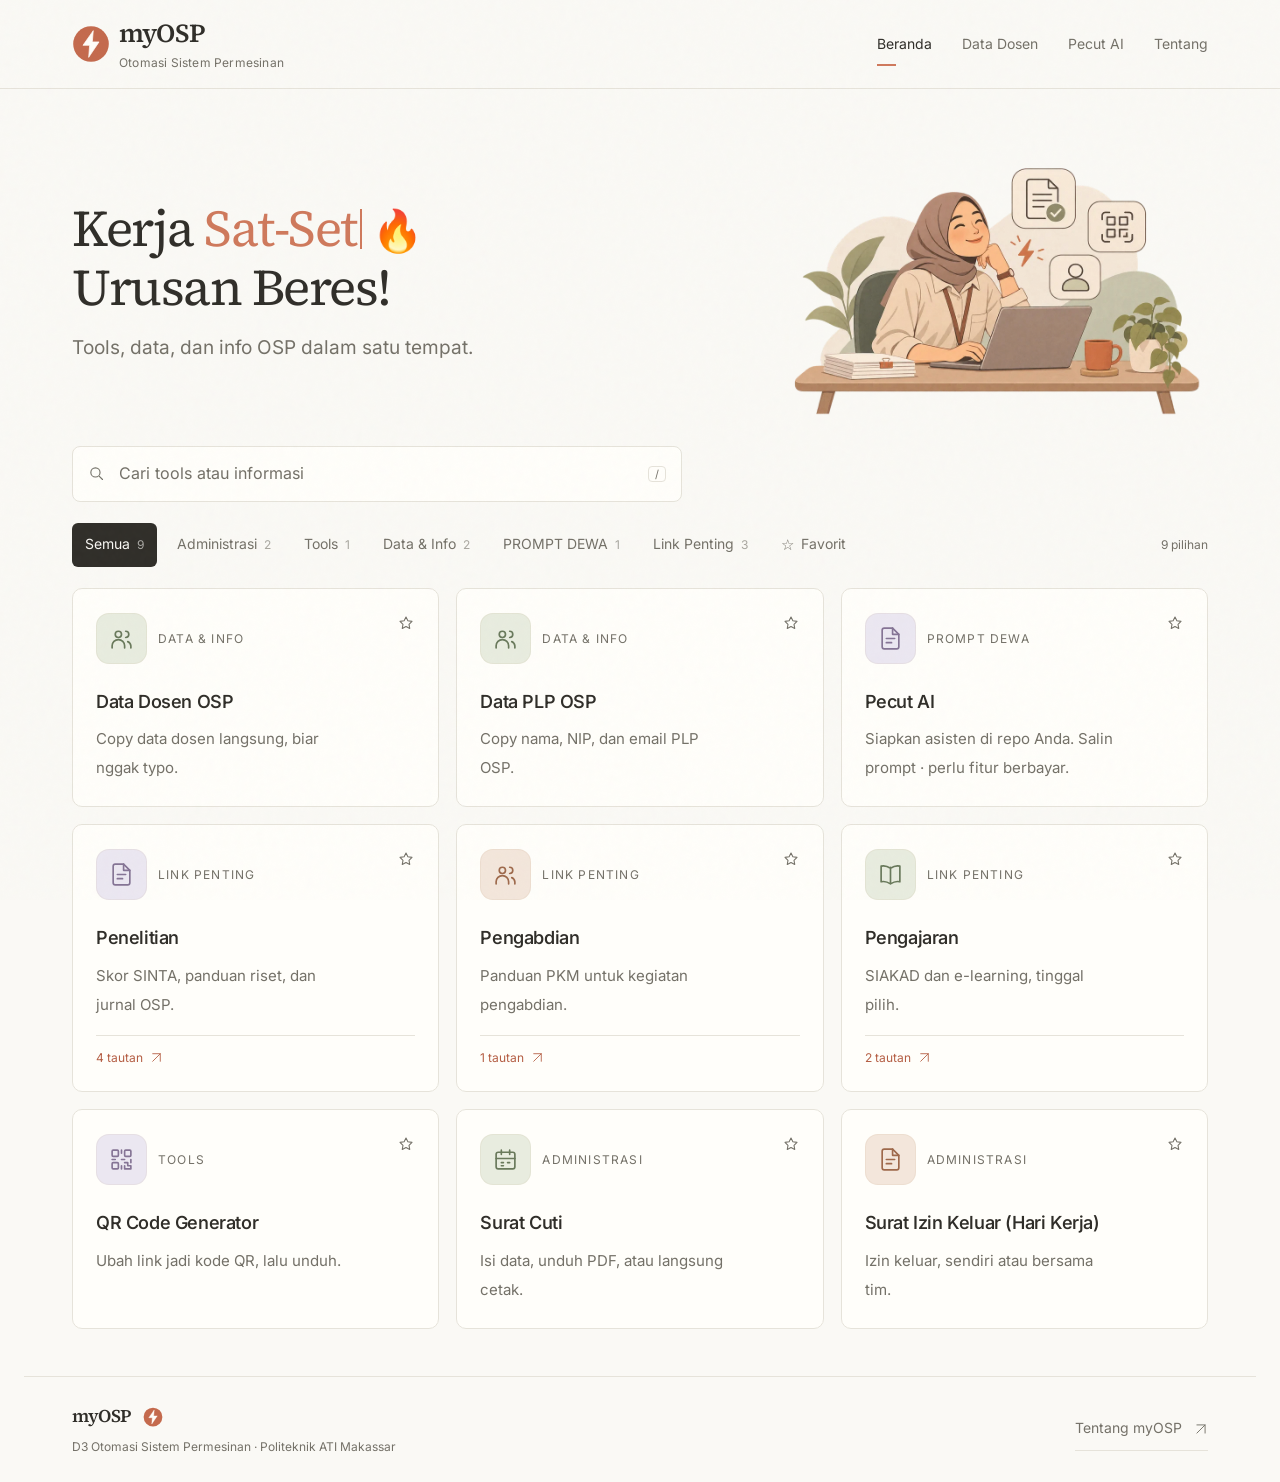
<file: index.html>
<!doctype html>
<html lang="id">
<head>
  <meta charset="utf-8">
  <meta name="viewport" content="width=device-width, initial-scale=1">
  <meta name="theme-color" content="#faf9f5">
  <meta name="description" content="myOSP — tools dan informasi untuk dosen dan tenaga kependidikan D3 Otomasi Sistem Permesinan, Politeknik ATI Makassar.">
  <title>myOSP — Kerja Sat Set</title>
  <link rel="icon" href="assets/myosp-icon.svg" type="image/svg+xml">
  <link rel="preload" href="assets/fonts/inter-normal.woff2" as="font" type="font/woff2" crossorigin>
  <link rel="stylesheet" href="styles.css?v=20261118-link-groups">
  <script src="app.js?v=pecut-ai-url" defer></script>
  <script src="header.js" defer></script>
</head>
<body>
  <a class="skip" href="#tools">Langsung ke daftar pilihan</a>
  <header class="header">
    <div class="wrap nav">
      <a class="brand" href="#" aria-label="myOSP, beranda"><img class="brand-mark" src="assets/myosp-icon.svg" alt="" width="38" height="38"><span><span class="brand-name"><b>my</b>OSP</span><span class="brand-label">Otomasi Sistem Permesinan</span></span></a>
      <nav aria-label="Navigasi utama"><a class="nav-active" href="#tools">Beranda</a><a class="nav-shortcut" href="dosen.html">Data Dosen</a><a class="nav-shortcut" href="pecut-ai.html">Pecut AI</a><button class="nav-about" data-about>Tentang</button></nav>
    </div>
  </header>
  <main class="wrap">
    <section class="tools-section" id="tools" aria-labelledby="tools-title">
      <div class="section-heading home-heading">
        <div class="home-heading-copy"><h1 id="tools-title" aria-label="Kerja Sat-Set, Urusan Beres!"><span class="heading-line">Kerja <span class="typing-word" aria-hidden="true"><span class="typing-text" data-typewriter>Sat-Set</span></span> <span class="heading-fire" aria-hidden="true">🔥</span></span><span class="heading-line">Urusan Beres!</span></h1><p class="home-intro">Tools, data, dan info OSP dalam satu tempat.</p></div>
        <div class="home-illustration" aria-hidden="true"><img src="assets/hero-kerja.webp" width="960" height="640" alt="" decoding="async"></div>
      </div>
      <div class="search-row"><div class="search-box"><span id="search-icon" aria-hidden="true"></span><label class="sr-only" for="tool-search">Cari tools atau informasi</label><input id="tool-search" type="search" placeholder="Cari tools atau informasi" autocomplete="off" aria-controls="tool-grid"><kbd aria-hidden="true">/</kbd></div></div>
      <div class="filter-row"><div class="filters" role="group" aria-label="Filter kategori"><button data-filter="all" aria-pressed="true">Semua <span>9</span></button><button data-filter="administrasi" aria-pressed="false">Administrasi <span>2</span></button><button data-filter="utilitas" aria-pressed="false">Tools <span>1</span></button><button data-filter="informasi" aria-pressed="false">Data &amp; Info <span>2</span></button><button data-filter="prompt" aria-pressed="false">PROMPT DEWA <span>1</span></button><button data-filter="tautan" aria-pressed="false">Link Penting <span>3</span></button><button data-filter="favorites" aria-pressed="false"><span class="filter-star" aria-hidden="true">☆</span> Favorit</button></div><span class="result-count" id="result-count" aria-live="polite">9 pilihan</span></div>
      <div class="tool-grid" id="tool-grid"></div>
      <div class="empty-state" id="empty-state" hidden><span aria-hidden="true">⌕</span><h3>Belum ketemu nih.</h3><p>Coba kata kunci atau kategori lain.</p><button class="text-button" id="reset-filters">Tampilkan semua <span aria-hidden="true">↗</span></button></div>
    </section>
  </main>
  <footer class="wrap footer"><div><a class="footer-brand" href="#">myOSP <img class="footer-mark" src="assets/myosp-icon.svg" alt=""></a><p>D3 Otomasi Sistem Permesinan · Politeknik ATI Makassar</p></div><div class="footer-right"><button class="text-button" data-about>Tentang myOSP <span aria-hidden="true">↗</span></button></div></footer>
  <dialog id="detail-dialog" aria-labelledby="dialog-title"><div class="dialog-content"><div class="dialog-top"><span class="small-label" id="dialog-label"></span><button class="icon-button close-button" id="close-dialog" aria-label="Tutup dialog">×</button></div><div class="dialog-icon" id="dialog-icon" aria-hidden="true"></div><h2 id="dialog-title"></h2><p id="dialog-description"></p><div class="dialog-note" id="dialog-note"></div><div class="dialog-links" id="dialog-links" hidden aria-label="Daftar tautan"></div><button class="primary-button" id="dialog-done">Tutup <span aria-hidden="true">↗</span></button></div></dialog>
  <div class="toast" id="toast" role="status"></div>
  <noscript><div class="noscript">Aktifkan JavaScript untuk menampilkan daftar dan pencarian. Surat Izin Keluar (Hari Kerja) tersedia di surat-izin.html. Surat Cuti tersedia di surat-cuti.html. QR Code Generator tersedia di qr-generator.html dan Data Dosen OSP di dosen.html dan Data PLP OSP di plp.html. Pecut AI tersedia di <a href="pecut-ai.html">halaman Pecut AI</a>. Link pengajaran: <a href="https://siakad.atim.ac.id/" target="_blank" rel="noopener noreferrer">SIAKAD ATI Makassar</a> dan <a href="https://edlink.id/panel" target="_blank" rel="noopener noreferrer">EdLink</a>.</div></noscript>
</body>
</html>
</file>
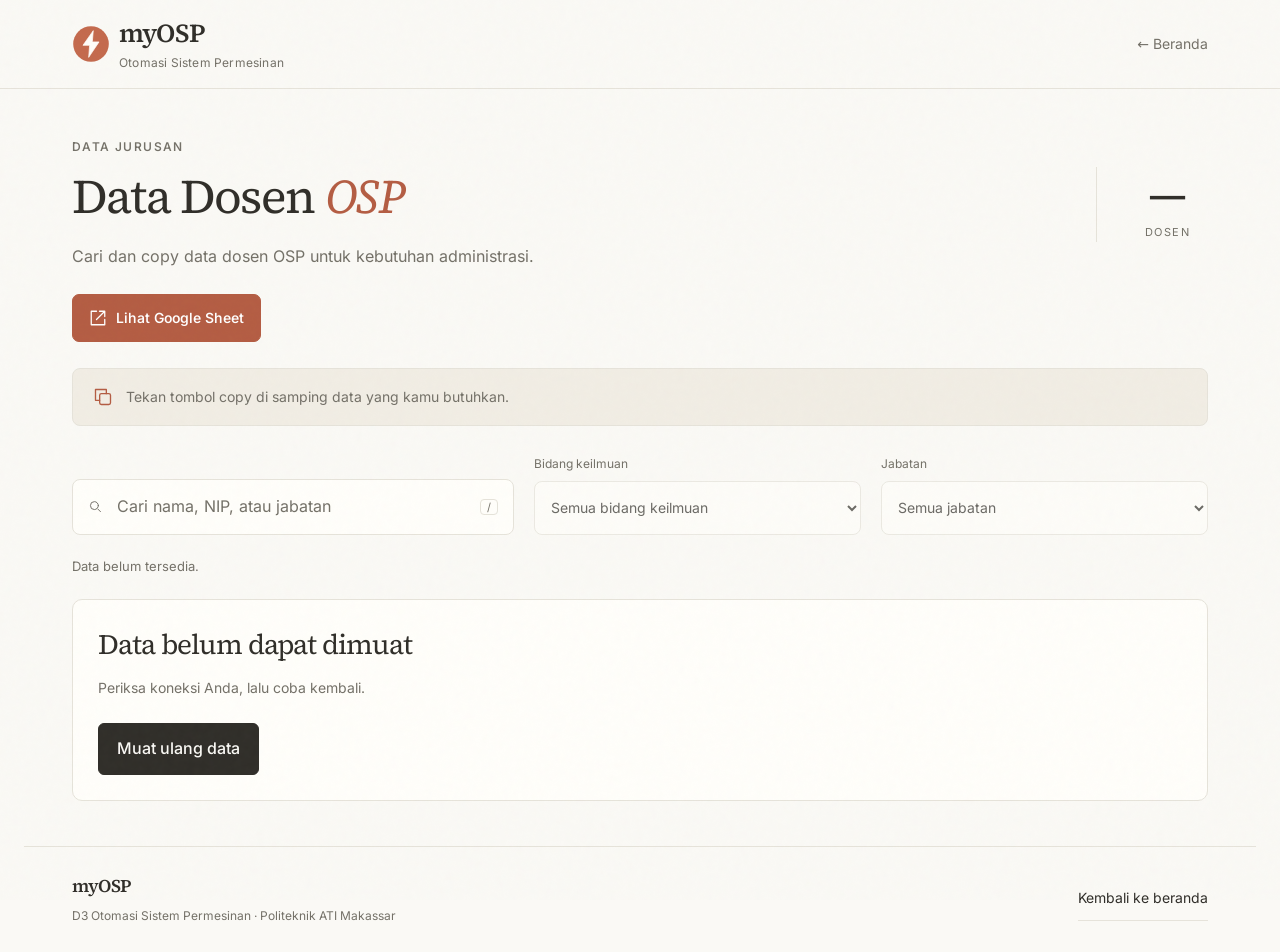
<file: dosen.html>
<!doctype html>
<html lang="id">
<head>
  <meta charset="utf-8"><meta name="viewport" content="width=device-width, initial-scale=1">
  <meta name="theme-color" content="#faf9f5">
  <meta name="description" content="Daftar 17 dosen OSP Politeknik ATI Makassar. Salin nama dan gelar, NIP, NIDN, bidang keilmuan, atau email secara terpisah.">
  <title>Data Dosen OSP — myOSP</title>
  <link rel="icon" href="assets/myosp-icon.svg" type="image/svg+xml">
  <link rel="stylesheet" href="styles.css"><link rel="stylesheet" href="dosen.css?v=filter-jabatan">
  <script src="directory-csv.js?v=jabatan" defer></script><script src="directory-data.js" defer></script><script src="dosen.js?v=filter-jabatan" defer></script>
  <script src="header.js" defer></script>
</head>
<body>
  <a class="skip" href="#lecturer-search">Langsung ke pencarian dosen</a>
  <header class="header"><div class="wrap nav"><a class="brand" href="./" aria-label="myOSP, beranda"><img class="brand-mark" src="assets/myosp-icon.svg" alt="" width="38" height="38"><span><span class="brand-name"><b>my</b>OSP</span><span class="brand-label">Otomasi Sistem Permesinan</span></span></a><nav aria-label="Navigasi utama"><a href="./#tools">← Beranda</a></nav></div></header>
  <main class="wrap directory">
    <section class="directory-heading" aria-labelledby="directory-title"><div><p class="eyebrow section-index">DATA JURUSAN</p><h1 id="directory-title">Data Dosen <em>OSP</em></h1><p class="directory-intro">Cari dan copy data dosen OSP untuk kebutuhan administrasi.</p></div><div class="directory-total"><strong>—</strong><span>DOSEN</span></div></section>
    <a class="directory-export" href="https://docs.google.com/spreadsheets/d/1xPKoXWWDf1-V5UIeSUHNoILsIqFcR7qO4G9fYiCzOao/edit?usp=drivesdk" target="_blank" rel="noopener noreferrer"><svg viewBox="0 0 24 24" aria-hidden="true"><path d="M14 3h7v7m0-7L10 14M10 3H3v18h18v-7"/></svg>Lihat Google Sheet</a>
    <div class="copy-instruction"><svg viewBox="0 0 24 24" aria-hidden="true"><rect x="8" y="8" width="13" height="13" rx="2"/><path d="M16 8V3H3v13h5"/></svg><p>Tekan tombol copy di samping data yang kamu butuhkan.</p></div>
    <section class="position-stats" id="position-stats" aria-labelledby="position-stats-title" hidden>
      <h2 id="position-stats-title">Jumlah dosen per jabatan</h2>
      <dl>
        <div><dt>Guru Besar</dt><dd data-position-count="Guru Besar">—</dd></div>
        <div><dt>Lektor Kepala</dt><dd data-position-count="Lektor Kepala">—</dd></div>
        <div><dt>Lektor</dt><dd data-position-count="Lektor">—</dd></div>
        <div><dt>Asisten Ahli</dt><dd data-position-count="Asisten Ahli">—</dd></div>
      </dl>
    </section>
    <section class="directory-controls with-position-filter" aria-label="Pencarian dan filter dosen"><div class="search-box"><svg viewBox="0 0 24 24" aria-hidden="true"><circle cx="10.5" cy="10.5" r="6.5"/><path d="m16 16 4.5 4.5"/></svg><label class="sr-only" for="lecturer-search">Cari nama, NIP, NIDN, jabatan, bidang keilmuan, atau email</label><input id="lecturer-search" type="search" placeholder="Cari nama, NIP, atau jabatan" autocomplete="off" aria-controls="lecturer-grid" disabled><kbd aria-hidden="true">/</kbd></div><div class="expertise-filter"><label for="expertise-filter">Bidang keilmuan</label><select id="expertise-filter" aria-controls="lecturer-grid" disabled><option value="">Semua bidang keilmuan</option></select></div>
      <div class="expertise-filter"><label for="position-filter">Jabatan</label><select id="position-filter" aria-controls="lecturer-grid" disabled>
        <option value="">Semua jabatan</option>
        <option value="Guru Besar">Guru Besar</option>
        <option value="Lektor Kepala">Lektor Kepala</option>
        <option value="Lektor">Lektor</option>
        <option value="Asisten Ahli">Asisten Ahli</option>
      </select></div>
    </section>
    <div class="directory-meta"><p id="lecturer-count" role="status">Memuat data dosen…</p><button id="reset-directory" class="text-button" type="button" hidden>Hapus pencarian dan filter</button></div>
    <section id="lecturer-grid" class="lecturer-grid" aria-label="Daftar dosen" aria-busy="true"></section>
    <section class="empty-state" id="no-lecturers" hidden><h2>Data dosen nggak ketemu</h2><p>Coba kata kunci atau bidang lain.</p><button class="text-button" id="show-all" type="button">Lihat semua dosen</button></section>
    <section class="directory-error" id="directory-error" role="alert" hidden><h2>Data belum dapat dimuat</h2><p>Periksa koneksi Anda, lalu coba kembali.</p><button id="retry-load" type="button" class="primary-button">Muat ulang data</button></section>
  </main>
  <footer class="wrap footer"><div><a class="footer-brand" href="./">myOSP</a><p>D3 Otomasi Sistem Permesinan · Politeknik ATI Makassar</p></div><a class="text-button" href="./#tools">Kembali ke beranda</a></footer>
  <dialog id="manual-copy" aria-labelledby="manual-copy-title"><div class="dialog-content"><div class="dialog-top"><h2 id="manual-copy-title">Salin data</h2><button class="icon-button close-button" id="close-manual" aria-label="Tutup dialog">×</button></div><p>Penyalinan otomatis tidak tersedia. Pilih teks berikut, lalu gunakan menu Salin atau Ctrl/Cmd+C.</p><label id="manual-copy-label" for="manual-copy-value"></label><textarea id="manual-copy-value" rows="3" readonly></textarea><button id="select-manual" class="primary-button" type="button">Pilih teks</button></div></dialog>
  <div id="directory-toast" class="toast" role="status"></div>
  <noscript><p class="noscript">Aktifkan JavaScript untuk menampilkan dan menyalin data dosen. <a href="https://docs.google.com/spreadsheets/d/1xPKoXWWDf1-V5UIeSUHNoILsIqFcR7qO4G9fYiCzOao/edit?usp=drivesdk">Lihat Google Sheet</a>.</p></noscript>
</body>
</html>
</file>
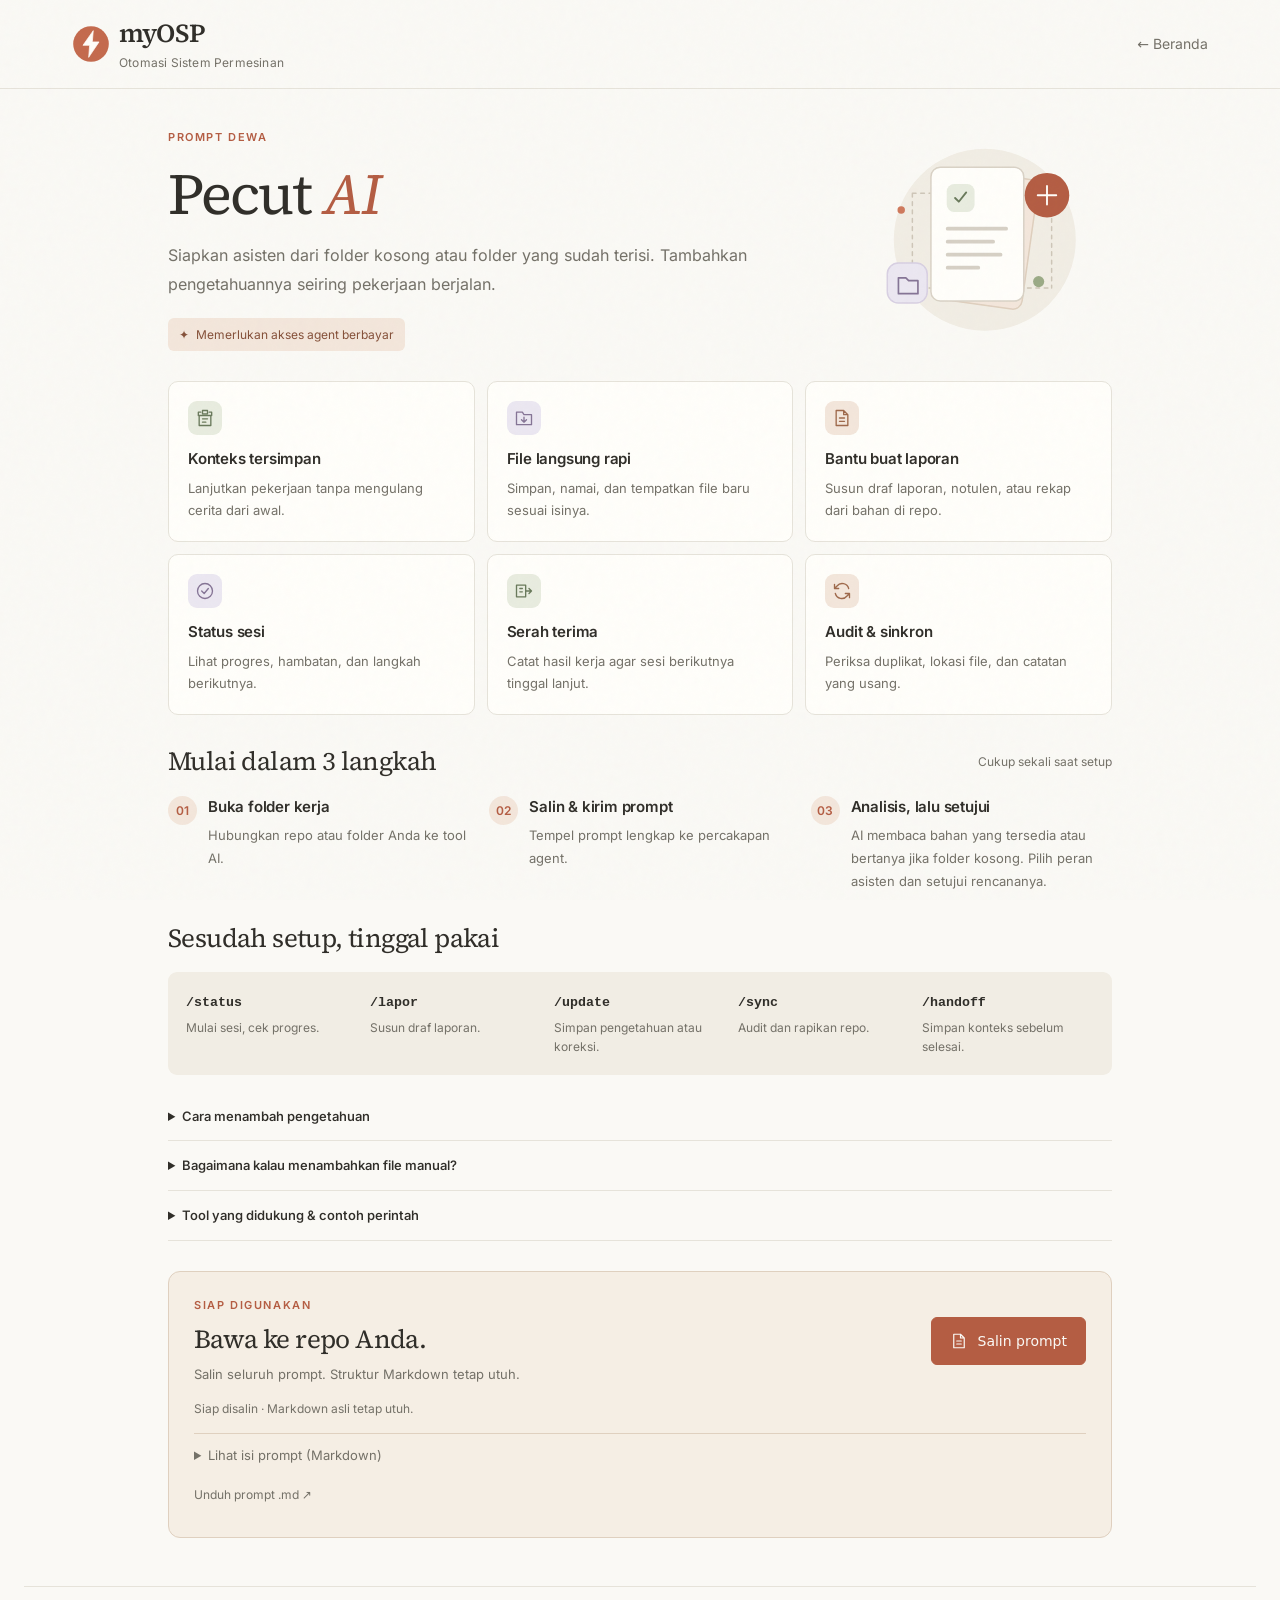
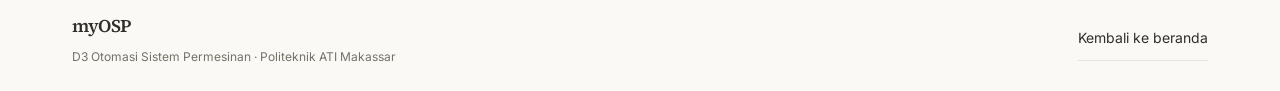
<file: pecut-ai.html>
<!doctype html>
<html lang="id">
<head>
  <meta charset="utf-8">
  <meta name="viewport" content="width=device-width, initial-scale=1">
  <meta name="theme-color" content="#faf9f5">
  <meta name="description" content="Siapkan asisten repo: simpan konteks, rapikan file, dan bantu susun laporan. Salin prompt Pecut AI di myOSP.">
  <title>Pecut AI — myOSP</title>
  <link rel="icon" href="assets/myosp-icon.svg" type="image/svg+xml">
  <link rel="stylesheet" href="styles.css">
  <link rel="stylesheet" href="prompt-repo.css?v=4">
  <script src="prompt-repo.js?v=4" defer></script>
  <script src="header.js" defer></script>
</head>
<body>
  <a class="skip" href="#copy-prompt">Langsung ke salin prompt</a>
  <header class="header"><div class="wrap nav"><a class="brand" href="./" aria-label="myOSP, beranda"><img class="brand-mark" src="assets/myosp-icon.svg" alt="" width="38" height="38"><span><span class="brand-name"><b>my</b>OSP</span><span class="brand-label">Otomasi Sistem Permesinan</span></span></a><nav aria-label="Navigasi utama"><a href="./#tools">← Beranda</a></nav></div></header>
  <main class="wrap prompt-page">
    <section class="prompt-hero" aria-labelledby="prompt-title">
      <div><p class="prompt-eyebrow">PROMPT DEWA</p><h1 id="prompt-title">Pecut <em>AI</em></h1><p class="prompt-intro">Siapkan asisten dari folder kosong atau folder yang sudah terisi. Tambahkan pengetahuannya seiring pekerjaan berjalan.</p><span class="paid-badge"><span aria-hidden="true">✦</span> Memerlukan akses agent berbayar</span></div>
      <svg class="repo-art" viewBox="0 0 280 230" fill="none" aria-hidden="true">
<circle cx="143" cy="115" r="98" fill="#f1ede4"/><path d="M65 65h40m75 0h35M65 167h40m75 0h35M65 65v102m150-102v102" stroke="#cec6b8" stroke-dasharray="4 5"/>
<rect x="96" y="44" width="96" height="141" rx="10" fill="#f3e6db" stroke="#dfcfbe" transform="rotate(8 144 115)"/>
<rect x="85" y="37" width="100" height="144" rx="10" fill="#fffefa" stroke="#d9d2c6"/>
<rect x="102" y="55" width="30" height="30" rx="8" fill="#e8ecdf"/>
<path d="m111 70 4 4 8-10" stroke="#69795b" stroke-width="2" stroke-linecap="round" stroke-linejoin="round"/>
<path d="M103 103h63m-63 14h49m-49 14h57m-57 14h33" stroke="#d6d0c5" stroke-width="4" stroke-linecap="round"/>
<rect x="38" y="140" width="43" height="43" rx="12" fill="#ebe7f1" stroke="#d8d0e2"/>
<path d="M50 156h8l3 3h10v14H50z" stroke="#857495" stroke-width="1.8" stroke-linejoin="round"/>
<circle cx="210" cy="67" r="24" fill="#b45d43"/>
<path d="M200 67h20m-10-10v20" stroke="#fffefa" stroke-width="2" stroke-linecap="round"/>
<circle cx="201" cy="160" r="6" fill="#9baa86"/><circle cx="53" cy="83" r="4" fill="#cf795c"/>
</svg>
    </section>
    <section class="prompt-features" aria-label="Fungsi asisten repo">
        <article class="feature-card"><span class="feature-icon"><svg viewBox="0 0 24 24" aria-hidden="true"><path d="M9 3h6v4H9zM5 9h14v12H5zM9 13h6M9 17h4"/><path d="M7 5H4v4m13-4h3v4"/></svg></span><h3>Konteks tersimpan</h3><p>Lanjutkan pekerjaan tanpa mengulang cerita dari awal.</p></article>
        <article class="feature-card"><span class="feature-icon"><svg viewBox="0 0 24 24" aria-hidden="true"><path d="M3 7V5h7l2 3h9v12H3z"/><path d="M12 11v6m-3-3 3 3 3-3"/></svg></span><h3>File langsung rapi</h3><p>Simpan, namai, dan tempatkan file baru sesuai isinya.</p></article>
        <article class="feature-card"><span class="feature-icon"><svg viewBox="0 0 24 24" aria-hidden="true"><path d="M14 3H5v18h14V8zM14 3v5h5M9 12h6M9 16h6"/></svg></span><h3>Bantu buat laporan</h3><p>Susun draf laporan, notulen, atau rekap dari bahan di repo.</p></article>
        <article class="feature-card"><span class="feature-icon"><svg viewBox="0 0 24 24" aria-hidden="true"><circle cx="12" cy="12" r="9"/><path d="m8 12 3 3 5-6"/></svg></span><h3>Status sesi</h3><p>Lihat progres, hambatan, dan langkah berikutnya.</p></article>
        <article class="feature-card"><span class="feature-icon"><svg viewBox="0 0 24 24" aria-hidden="true"><path d="M3 5h11v14H3zM7 9h3M7 13h3m5-1h6m-3-3 3 3-3 3"/></svg></span><h3>Serah terima</h3><p>Catat hasil kerja agar sesi berikutnya tinggal lanjut.</p></article>
        <article class="feature-card"><span class="feature-icon"><svg viewBox="0 0 24 24" aria-hidden="true"><path d="M20 9a8 8 0 0 0-14-3L3 9m0-5v5h5m-4 6a8 8 0 0 0 14 3l3-3m0 5v-5h-5"/></svg></span><h3>Audit & sinkron</h3><p>Periksa duplikat, lokasi file, dan catatan yang usang.</p></article>
    </section>
    <section class="setup-section" aria-labelledby="setup-title">
      <div class="section-caption"><h2 id="setup-title">Mulai dalam 3 langkah</h2><span>Cukup sekali saat setup</span></div>
      <ol class="setup-steps">
        <li><span class="step-number" aria-hidden="true">01</span><div><h3>Buka folder kerja</h3><p>Hubungkan repo atau folder Anda ke tool AI.</p></div></li>
        <li><span class="step-number" aria-hidden="true">02</span><div><h3>Salin & kirim prompt</h3><p>Tempel prompt lengkap ke percakapan agent.</p></div></li>
        <li><span class="step-number" aria-hidden="true">03</span><div><h3>Analisis, lalu setujui</h3><p>AI membaca bahan yang tersedia atau bertanya jika folder kosong. Pilih peran asisten dan setujui rencananya.</p></div></li>
      </ol>
    </section>
    <section class="daily-section" aria-labelledby="daily-title">
      <h2 id="daily-title">Sesudah setup, tinggal pakai</h2>
      <dl class="command-list">
        <div><dt><code>/status</code></dt><dd>Mulai sesi, cek progres.</dd></div>
        <div><dt><code>/lapor</code></dt><dd>Susun draf laporan.</dd></div>
        <div><dt><code>/update</code></dt><dd>Simpan pengetahuan atau koreksi.</dd></div>
        <div><dt><code>/sync</code></dt><dd>Audit dan rapikan repo.</dd></div>
        <div><dt><code>/handoff</code></dt><dd>Simpan konteks sebelum selesai.</dd></div>
      </dl>
      <details class="guide-detail"><summary>Cara menambah pengetahuan</summary><div class="detail-body"><p>Ketik <code>/update</code> disertai arahan, koreksi, atau dokumen baru. Contoh: <q>/update Mulai semester ini, pakai template laporan terbaru di folder referensi.</q></p><p>Asisten mencatat sumber dan tanggalnya agar bisa dipakai di sesi berikutnya.</p></div></details>
      <details class="guide-detail"><summary>Bagaimana kalau menambahkan file manual?</summary><div class="detail-body"><p>File yang diberikan ke agent diproses lewat <strong>Auto-Ingest</strong>: disimpan, dianalisis, diberi nama, lalu ditempatkan di folder yang sesuai.</p><p>File yang dimasukkan lewat File Explorer diperiksa pada <strong>awal sesi berikutnya</strong>. Jika sesi sedang terbuka, beri tahu agent path file-nya. Gunakan <code>/sync</code> untuk audit menyeluruh; perubahan dilakukan setelah Anda menyetujui usulannya.</p><p>Agent bekerja saat sesi aktif, bukan memantau folder ketika sesi ditutup.</p></div></details>
      <details class="guide-detail"><summary>Tool yang didukung & contoh perintah</summary><div class="detail-body"><p>Prompt disiapkan untuk <strong>Claude Code</strong> dan <strong>Codex</strong>. Untuk Antigravity, sesuaikan file aturan dan cara menjalankan agent.</p><p>Jika slash command tidak tersedia, tulis: <q>Jalankan prosedur /status di AGENTS.md</q> (Codex), atau rujuk <code>CLAUDE.md</code> (Claude Code).</p><p>Contoh laporan: <q>Buat laporan pengabdian semester ini berdasarkan dokumen di repo.</q> Sebutkan periode dan template, lalu periksa hasilnya sebelum dipakai.</p></div></details>
    </section>
    <section class="prompt-content" aria-labelledby="content-title" aria-busy="true" id="prompt-content">
      <div class="prompt-actions"><div><p class="prompt-eyebrow">SIAP DIGUNAKAN</p><h2 id="content-title">Bawa ke repo Anda.</h2><p>Salin seluruh prompt. Struktur Markdown tetap utuh.</p></div><button class="primary-button" id="copy-prompt" type="button" disabled><svg viewBox="0 0 24 24" aria-hidden="true"><path d="M14 3H5v18h14V8zM14 3v5h5M9 12h6M9 16h6"/></svg><span>Salin prompt</span></button></div>
      <p id="prompt-status" role="status" aria-live="polite">Memuat prompt…</p>
      <div class="prompt-error" id="prompt-error" role="alert" hidden><p>Prompt belum dapat dimuat.</p><button class="text-button" id="retry-prompt" type="button">Muat ulang prompt</button></div>
      <details class="prompt-preview" id="prompt-preview"><summary>Lihat isi prompt (Markdown)</summary><label class="sr-only" for="prompt-text">Isi prompt dalam Markdown asli</label><textarea id="prompt-text" readonly spellcheck="false" rows="16" aria-describedby="prompt-status"></textarea></details>
      <a class="prompt-download" href="assets/prompts/asisten-repo-starter-kit.md" download>Unduh prompt .md ↗</a>
    </section>
  </main>
  <footer class="wrap footer"><div><a class="footer-brand" href="./">myOSP</a><p>D3 Otomasi Sistem Permesinan · Politeknik ATI Makassar</p></div><a class="text-button" href="./#tools">Kembali ke beranda</a></footer>
  <noscript><p class="noscript">Untuk menyalin prompt, <a href="assets/prompts/asisten-repo-starter-kit.md">buka file Markdown</a>.</p></noscript>
</body>
</html>
</file>
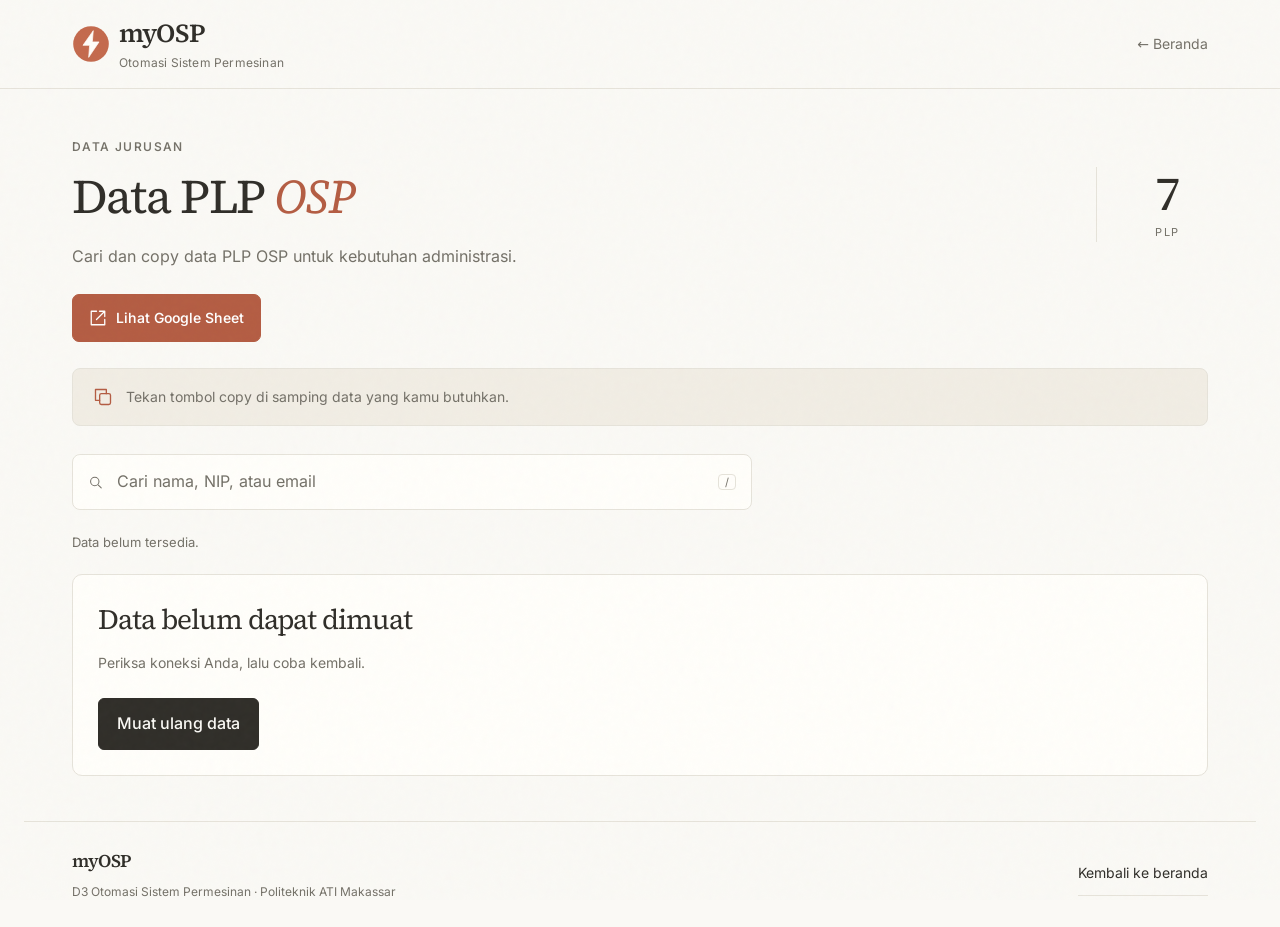
<file: plp.html>
<!doctype html>
<html lang="id">
<head>
  <meta charset="utf-8"><meta name="viewport" content="width=device-width, initial-scale=1">
  <meta name="theme-color" content="#faf9f5">
  <meta name="description" content="Data PLP OSP Politeknik ATI Makassar. Copy nama dan gelar, NIP, atau email secara terpisah.">
  <title>Data PLP OSP — myOSP</title>
  <link rel="icon" href="assets/myosp-icon.svg" type="image/svg+xml">
  <link rel="stylesheet" href="styles.css"><link rel="stylesheet" href="dosen.css">
  <script src="directory-csv.js" defer></script><script src="directory-data.js" defer></script><script src="dosen.js" defer></script>
  <script src="header.js" defer></script>
</head>
<body data-directory="plp">
  <a class="skip" href="#lecturer-search">Langsung ke pencarian PLP</a>
  <header class="header"><div class="wrap nav"><a class="brand" href="./" aria-label="myOSP, beranda"><img class="brand-mark" src="assets/myosp-icon.svg" alt="" width="38" height="38"><span><span class="brand-name"><b>my</b>OSP</span><span class="brand-label">Otomasi Sistem Permesinan</span></span></a><nav aria-label="Navigasi utama"><a href="./#tools">← Beranda</a></nav></div></header>
  <main class="wrap directory">
    <section class="directory-heading" aria-labelledby="directory-title"><div><p class="eyebrow section-index">DATA JURUSAN</p><h1 id="directory-title">Data PLP <em>OSP</em></h1><p class="directory-intro">Cari dan copy data PLP OSP untuk kebutuhan administrasi.</p></div><div class="directory-total"><strong>7</strong><span>PLP</span></div></section>
    <a class="directory-export" href="https://docs.google.com/spreadsheets/d/1Fhh7UDPheFI1BNmN2jg-C7L8zukCTIDX4KuovVm_ToY/edit?usp=drivesdk" target="_blank" rel="noopener noreferrer"><svg viewBox="0 0 24 24" aria-hidden="true"><path d="M14 3h7v7m0-7L10 14M10 3H3v18h18v-7"/></svg>Lihat Google Sheet</a>
    <div class="copy-instruction"><svg viewBox="0 0 24 24" aria-hidden="true"><rect x="8" y="8" width="13" height="13" rx="2"/><path d="M16 8V3H3v13h5"/></svg><p>Tekan tombol copy di samping data yang kamu butuhkan.</p></div>
    <section class="directory-controls single-filter" aria-label="Pencarian PLP"><div class="search-box"><svg viewBox="0 0 24 24" aria-hidden="true"><circle cx="10.5" cy="10.5" r="6.5"/><path d="m16 16 4.5 4.5"/></svg><label class="sr-only" for="lecturer-search">Cari nama, NIP, atau email</label><input id="lecturer-search" type="search" placeholder="Cari nama, NIP, atau email" autocomplete="off" aria-controls="lecturer-grid" disabled><kbd aria-hidden="true">/</kbd></div></section>
    <div class="directory-meta"><p id="lecturer-count" role="status">Memuat data PLP…</p><button id="reset-directory" class="text-button" type="button" hidden>Hapus pencarian</button></div>
    <section id="lecturer-grid" class="lecturer-grid" aria-label="Daftar PLP" aria-busy="true"></section>
    <section class="empty-state" id="no-lecturers" hidden><h2>Data PLP nggak ketemu</h2><p>Coba kata kunci lain.</p><button class="text-button" id="show-all" type="button">Lihat semua PLP</button></section>
    <section class="directory-error" id="directory-error" role="alert" hidden><h2>Data belum dapat dimuat</h2><p>Periksa koneksi Anda, lalu coba kembali.</p><button id="retry-load" type="button" class="primary-button">Muat ulang data</button></section>
  </main>
  <footer class="wrap footer"><div><a class="footer-brand" href="./">myOSP</a><p>D3 Otomasi Sistem Permesinan · Politeknik ATI Makassar</p></div><a class="text-button" href="./#tools">Kembali ke beranda</a></footer>
  <dialog id="manual-copy" aria-labelledby="manual-copy-title"><div class="dialog-content"><div class="dialog-top"><h2 id="manual-copy-title">Salin data</h2><button class="icon-button close-button" id="close-manual" aria-label="Tutup dialog">×</button></div><p>Penyalinan otomatis tidak tersedia. Pilih teks berikut, lalu gunakan menu Salin atau Ctrl/Cmd+C.</p><label id="manual-copy-label" for="manual-copy-value"></label><textarea id="manual-copy-value" rows="3" readonly></textarea><button id="select-manual" class="primary-button" type="button">Pilih teks</button></div></dialog>
  <div id="directory-toast" class="toast" role="status"></div>
  <noscript><p class="noscript">Aktifkan JavaScript untuk menampilkan dan menyalin data PLP. <a href="https://docs.google.com/spreadsheets/d/1Fhh7UDPheFI1BNmN2jg-C7L8zukCTIDX4KuovVm_ToY/edit?usp=drivesdk">Lihat Google Sheet</a>.</p></noscript>
</body>
</html>
</file>
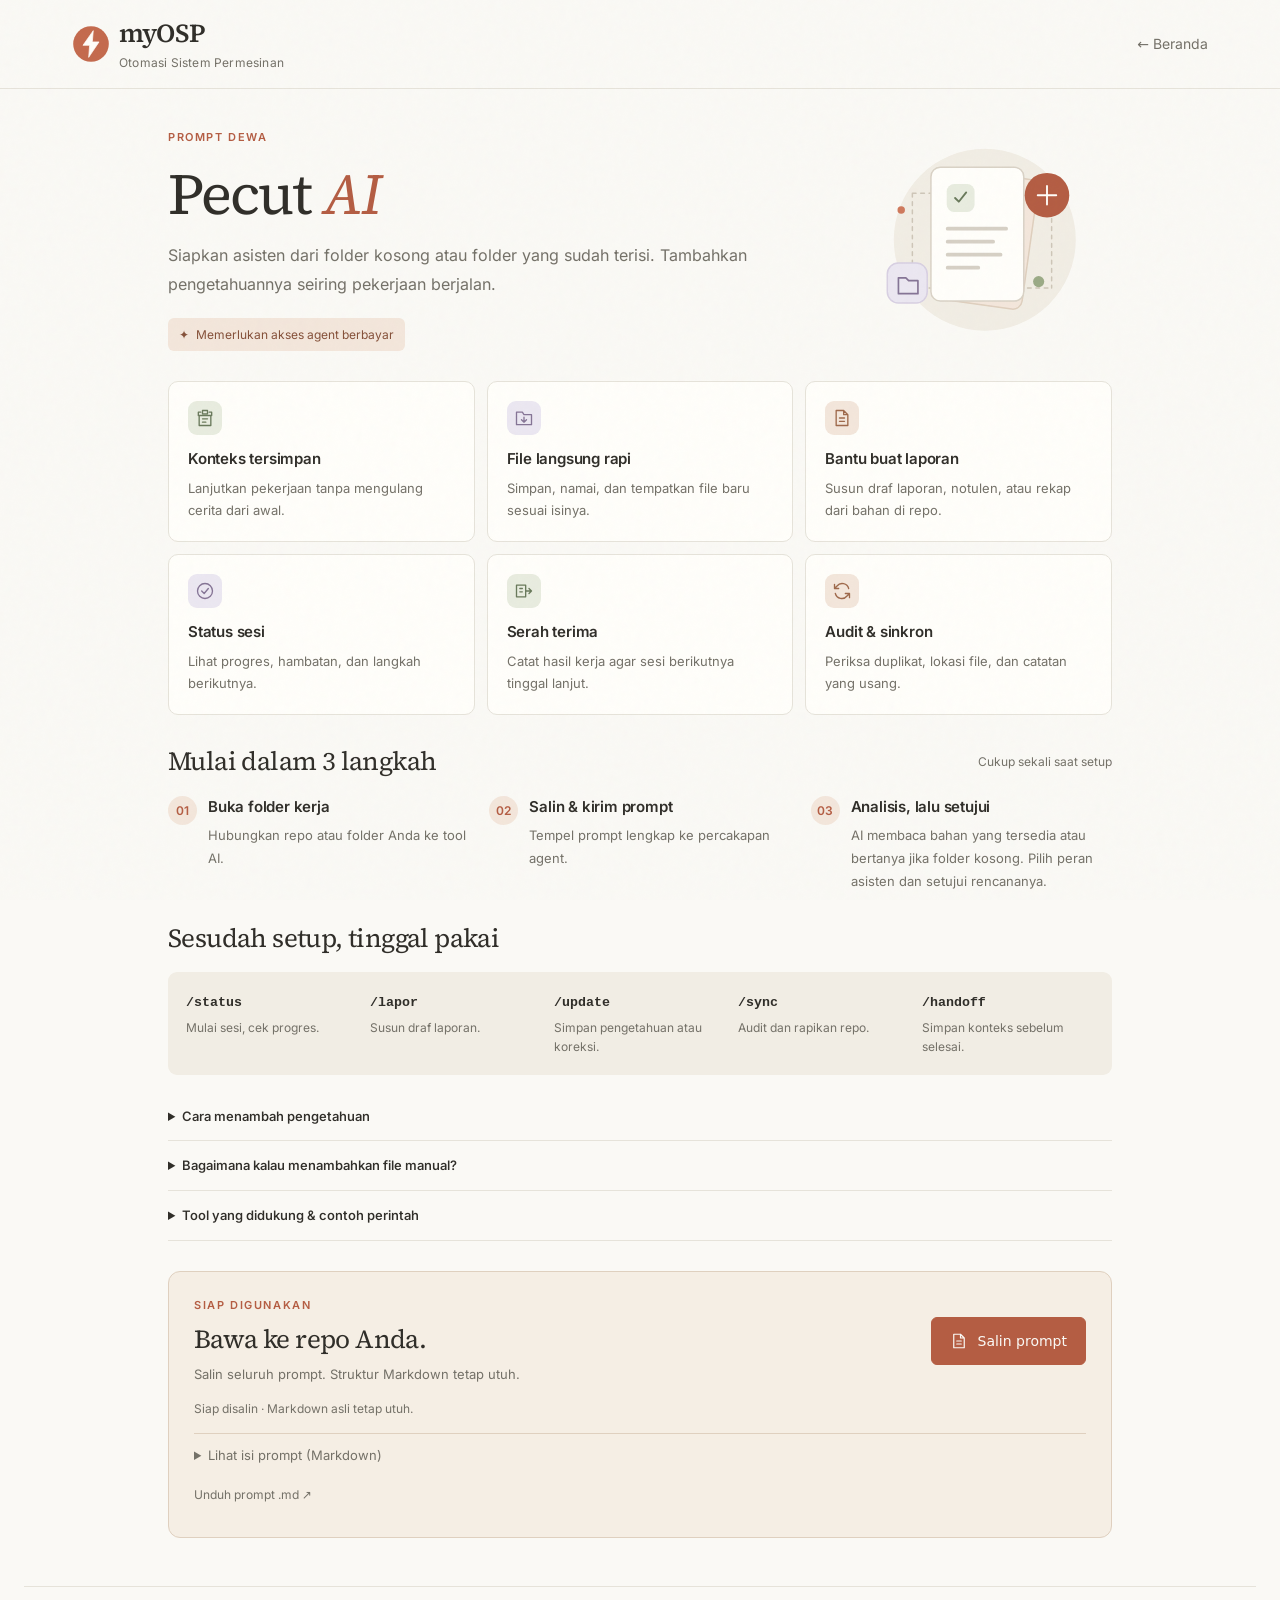
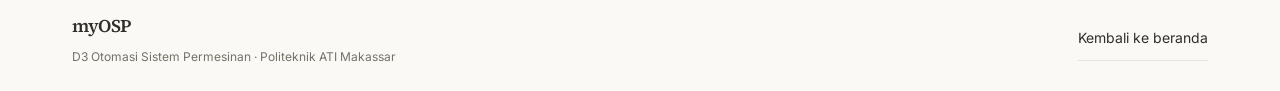
<file: prompt-repo.html>
<!doctype html>
<html lang="id">
<head>
  <meta charset="utf-8">
  <meta name="viewport" content="width=device-width, initial-scale=1">
  <title>Pecut AI — myOSP</title>
  <link rel="canonical" href="https://myosp.github.io/pecut-ai.html">
  <meta http-equiv="refresh" content="0; url=pecut-ai.html">
</head>
<body>
  <p>Pecut AI pindah ke alamat baru. <a href="pecut-ai.html">Buka Pecut AI</a>.</p>
</body>
</html>
</file>
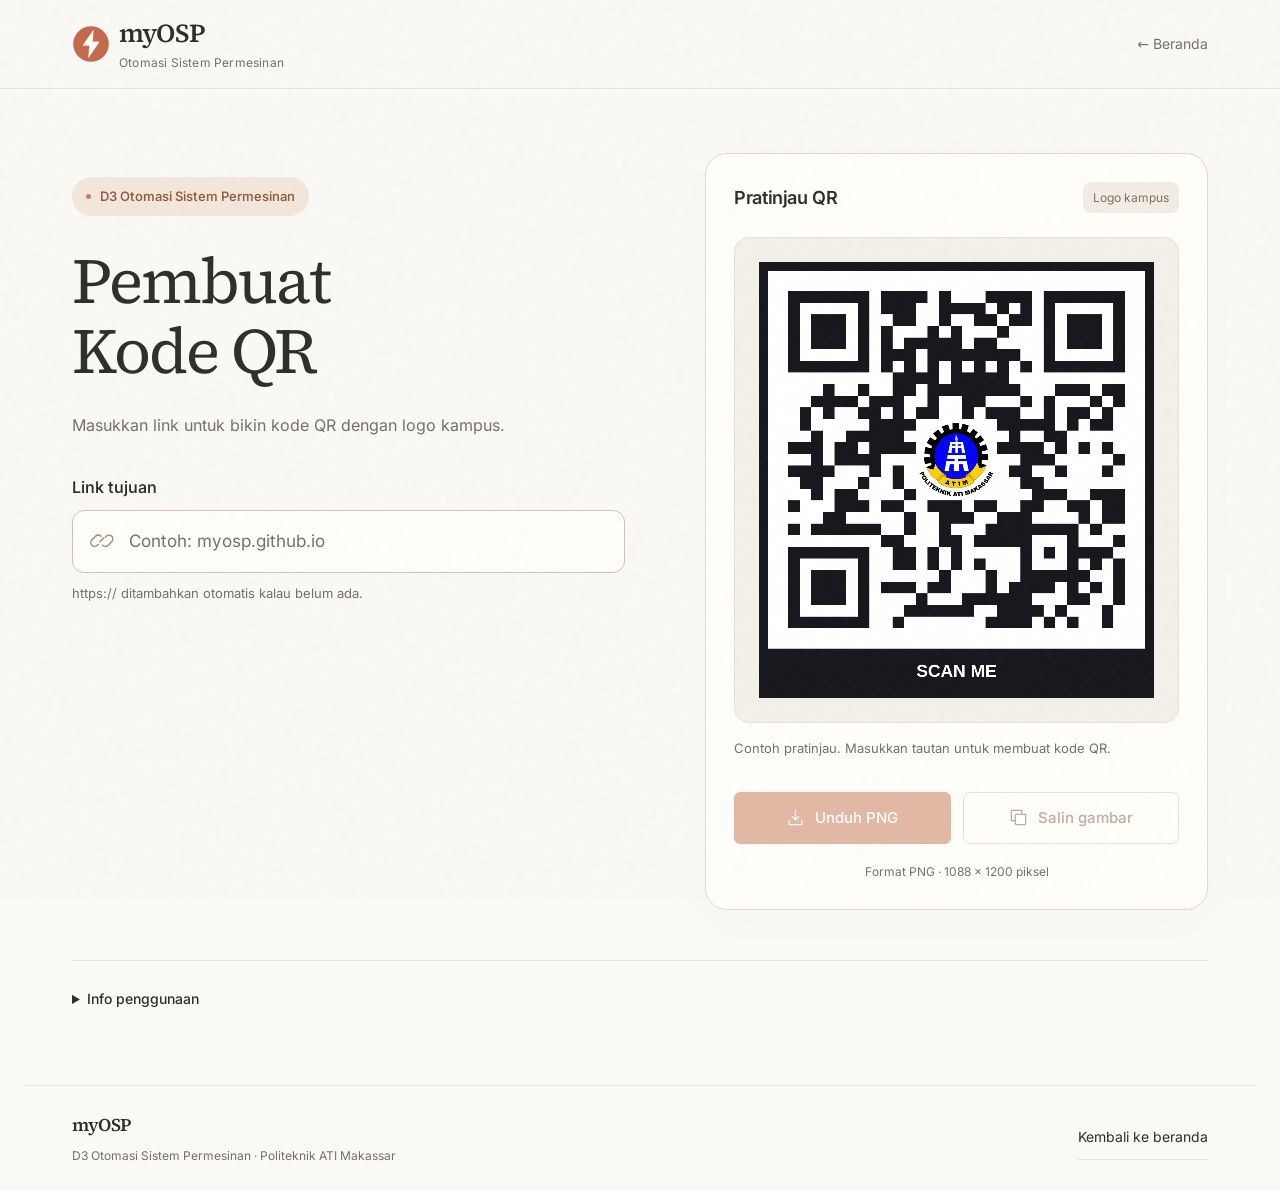
<file: qr-generator.html>
<!doctype html>
<html lang="id">
<head>
  <meta charset="utf-8"><meta name="viewport" content="width=device-width, initial-scale=1">
  <meta name="theme-color" content="#faf9f5">
  <meta name="description" content="Buat kode QR dari tautan untuk materi, dokumen, dan halaman web. Unduh sebagai PNG atau salin gambar melalui myOSP.">
  <title>Pembuat Kode QR — myOSP</title>
  <link rel="icon" href="assets/myosp-icon.svg" type="image/svg+xml">
  <link rel="stylesheet" href="styles.css"><link rel="stylesheet" href="qr-generator.css">
  <script src="assets/vendor/qr-code-styling/qr-code-styling.js" defer></script>
  <script src="qr-generator.js" defer></script>
  <script src="header.js" defer></script>
</head>
<body>
  <a class="skip" href="#qr-url">Langsung ke formulir</a>
  <header class="header"><div class="wrap nav"><a class="brand" href="./" aria-label="myOSP, beranda"><img class="brand-mark" src="assets/myosp-icon.svg" alt="" width="38" height="38"><span><span class="brand-name"><b>my</b>OSP</span><span class="brand-label">Otomasi Sistem Permesinan</span></span></a><nav aria-label="Navigasi utama"><a href="./#tools">← Beranda</a></nav></div></header>
  <main class="wrap qr-layout">
    <section class="qr-editor" aria-labelledby="qr-title">
      <p class="department-badge"><span class="status-dot"></span> D3 Otomasi Sistem Permesinan</p>
      <h1 id="qr-title">Pembuat<br><em>Kode QR</em></h1>
      <p class="qr-intro">Masukkan link untuk bikin kode QR dengan logo kampus.</p>
      <form id="qr-form" novalidate>
        <label class="field-label" for="qr-url">Link tujuan</label>
        <div class="qr-input-wrap"><svg viewBox="0 0 24 24" aria-hidden="true"><path d="m10 13 4-4M8 16l-1 1a4 4 0 0 1-6-6l4-4a4 4 0 0 1 6 0M16 8l1-1a4 4 0 0 1 6 6l-4 4a4 4 0 0 1-6 0" transform="translate(1 0) scale(.9)"/></svg><input id="qr-url" type="text" inputmode="url" autocomplete="url" spellcheck="false" placeholder="Contoh: myosp.github.io" maxlength="1500" aria-describedby="url-help url-error" required><button type="button" id="clear-url" aria-label="Hapus tautan" hidden>×</button></div>
        <p class="field-help" id="url-help">https:// ditambahkan otomatis kalau belum ada.</p>
        <p class="field-error" id="url-error" role="alert" hidden></p>
      </form>

    </section>
    <section class="qr-preview-panel" aria-labelledby="preview-title">
      <div class="preview-header"><h2 id="preview-title">Pratinjau QR</h2><span class="preview-badge" id="logo-badge">Logo kampus</span></div>
      <div class="qr-stage" id="qr-stage" aria-busy="false"><canvas id="qr-canvas" width="1088" height="1200" role="img" aria-label="Contoh kode QR menuju beranda myOSP"></canvas></div>
      <p class="preview-status" id="preview-status" role="status">Contoh pratinjau. Masukkan tautan untuk membuat kode QR dengan logo kampus.</p>
      <p class="qr-destination" id="qr-destination" hidden></p>
      <div class="qr-actions"><button class="primary-button download-button" id="download-qr" disabled><svg viewBox="0 0 24 24" aria-hidden="true"><path d="M12 3v12m-4-4 4 4 4-4M4 16v5h16v-5"/></svg>Unduh PNG</button><button class="copy-button" id="copy-qr" disabled><svg viewBox="0 0 24 24" aria-hidden="true"><rect x="8" y="8" width="13" height="13" rx="1"/><path d="M16 8V3H3v13h5"/></svg>Salin gambar</button></div>
      <p class="export-note">Format PNG · 1088 × 1200 piksel</p>
    </section>
      <details class="qr-information"><summary>Info penggunaan</summary><ul><li>Kode QR bersifat statis dan tidak memiliki batas waktu penggunaan.</li><li>Pastikan tautan tujuan dapat diakses oleh penerima.</li><li>Pindai hasil unduhan untuk memeriksa tautan sebelum dicetak atau dibagikan.</li></ul><p>Tautan dan gambar diproses pada perangkat Anda, tanpa dikirim ke server.</p></details>
  </main>
  <footer class="wrap footer"><div><a class="footer-brand" href="./">myOSP</a><p>D3 Otomasi Sistem Permesinan · Politeknik ATI Makassar</p></div><a class="text-button" href="./#tools">Kembali ke beranda</a></footer>
  <div class="toast" id="qr-toast" role="status"></div>
  <noscript><p class="noscript">Aktifkan JavaScript untuk membuat kode QR dengan logo kampus.</p></noscript>
</body>
</html>
</file>
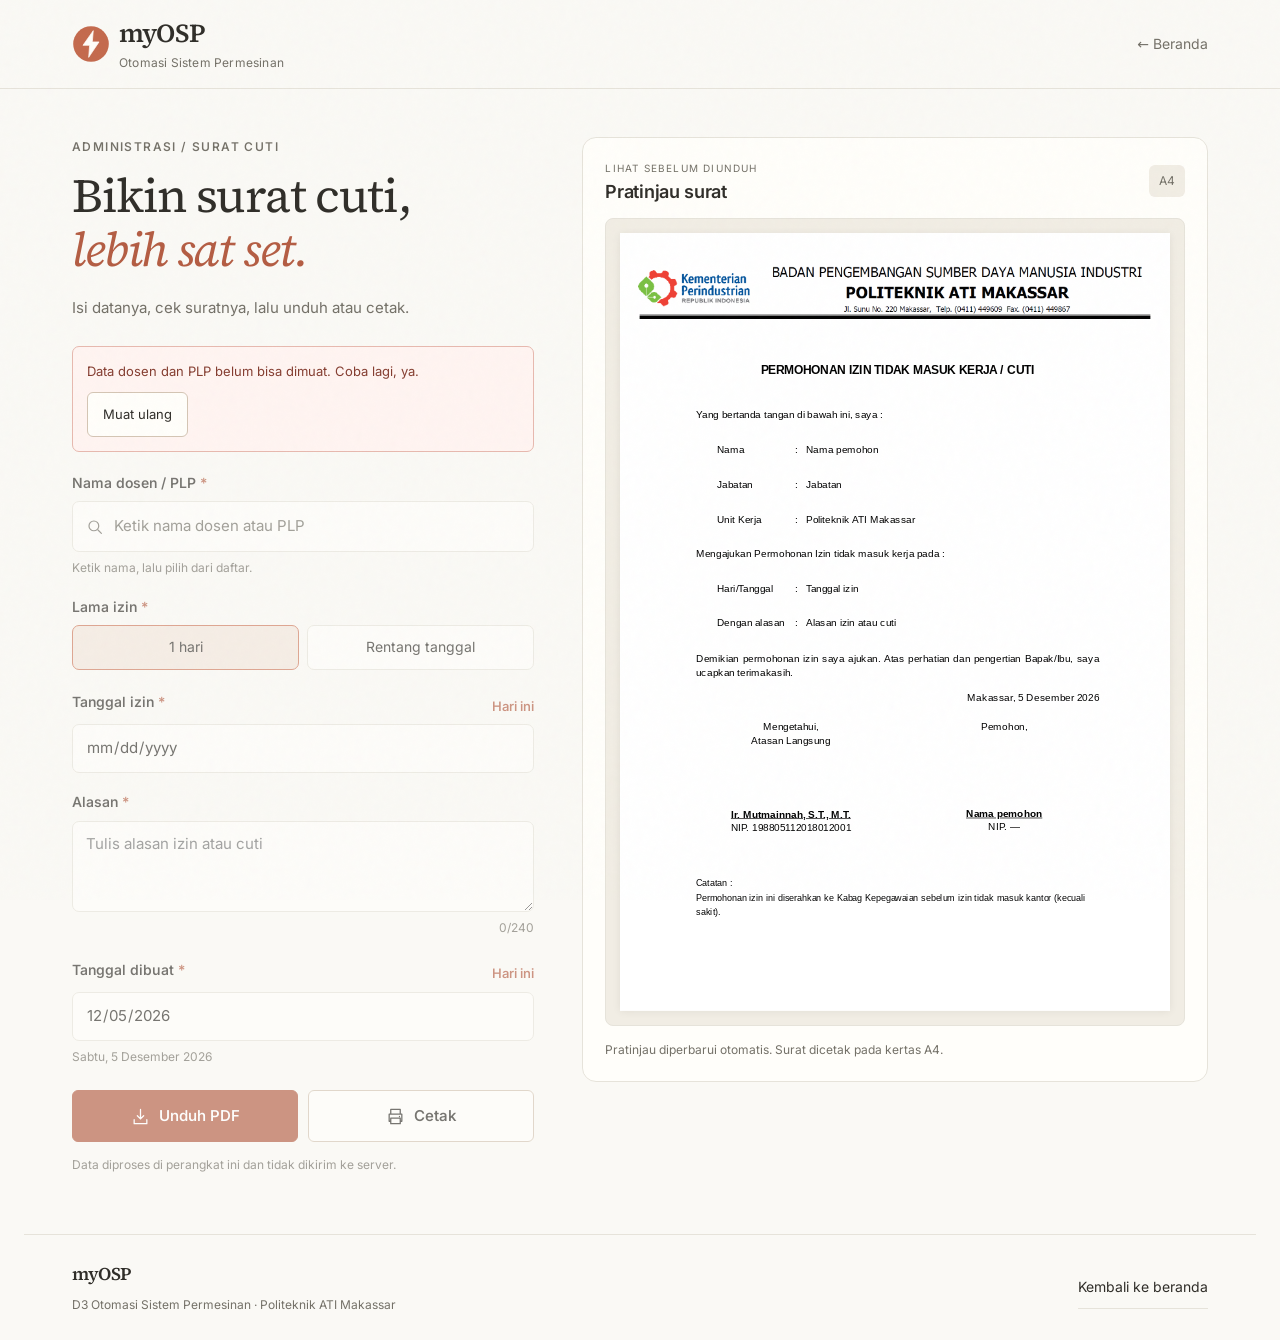
<file: surat-cuti.html>
<!doctype html>
<html lang="id">
<head>
  <meta charset="utf-8"><meta name="viewport" content="width=device-width, initial-scale=1">
  <meta name="theme-color" content="#faf9f5">
  <meta name="description" content="Buat permohonan izin tidak masuk kerja atau cuti dosen dan PLP OSP, lalu unduh PDF atau cetak pada kertas A4.">
  <title>Surat Cuti — myOSP</title>
  <link rel="icon" href="assets/myosp-icon.svg" type="image/svg+xml">
  <link rel="stylesheet" href="styles.css"><link rel="stylesheet" href="surat-cuti.css">
  <script src="assets/vendor/jspdf/jspdf.umd.min.js" defer></script>
  <script src="directory-csv.js" defer></script><script src="directory-data.js" defer></script><script src="surat-cuti.js" defer></script>
  <script src="header.js" defer></script>
</head>
<body>
  <a class="skip no-print" href="#nama-dosen">Langsung ke formulir</a>
  <header class="header no-print"><div class="wrap nav"><a class="brand" href="./" aria-label="myOSP, beranda"><img class="brand-mark" src="assets/myosp-icon.svg" alt="" width="38" height="38"><span><span class="brand-name"><b>my</b>OSP</span><span class="brand-label">Otomasi Sistem Permesinan</span></span></a><nav aria-label="Navigasi utama"><a href="./#tools">← Beranda</a></nav></div></header>
  <main class="wrap leave-layout">
    <section class="leave-editor no-print" aria-labelledby="leave-title">
      <p class="eyebrow section-index">ADMINISTRASI / SURAT CUTI</p>
      <h1 id="leave-title">Bikin surat cuti,<br><em>lebih sat set.</em></h1>
      <p class="leave-intro">Isi datanya, cek suratnya, lalu unduh atau cetak.</p>
      <div id="load-error" class="load-error" role="alert" hidden><p>Data dosen dan PLP belum bisa dimuat. Coba lagi, ya.</p><button type="button" class="secondary-button" id="retry-data">Muat ulang</button></div>
      <form id="leave-form">
        <fieldset id="form-fields" disabled>
          <div class="field"><label for="nama-dosen">Nama dosen / PLP <span aria-hidden="true">*</span></label><div class="person-combobox" id="person-combobox"><div class="person-input-wrap"><svg viewBox="0 0 24 24" aria-hidden="true"><circle cx="10.5" cy="10.5" r="6.5"/><path d="m16 16 4.5 4.5"/></svg><input id="nama-dosen" type="search" placeholder="Ketik nama dosen atau PLP" autocomplete="off" role="combobox" aria-autocomplete="list" aria-expanded="false" aria-controls="person-results" aria-describedby="person-hint" required><button type="button" id="clear-person" aria-label="Hapus nama" hidden>×</button></div><div class="person-menu" id="person-menu" hidden><ul id="person-results" role="listbox" aria-label="Hasil pencarian nama"></ul><p id="person-menu-message" role="status" hidden></p></div></div><p id="person-hint" class="field-hint">Ketik nama, lalu pilih dari daftar.</p></div>
          <fieldset class="period-field"><legend>Lama izin <span aria-hidden="true">*</span></legend><div class="period-options"><label><input type="radio" name="period" value="single" checked><span>1 hari</span></label><label><input type="radio" name="period" value="range"><span>Rentang tanggal</span></label></div></fieldset>
          <div class="field"><div class="label-row"><label for="tanggal-mulai" id="tanggal-mulai-label">Tanggal izin <span aria-hidden="true">*</span></label><button class="today-button" id="today-start" type="button" aria-label="Isi tanggal izin dengan hari ini">Hari ini</button></div><input id="tanggal-mulai" type="date" min="1900-01-01" max="2100-12-31" required><p class="field-hint" id="mulai-day" aria-live="polite"></p></div>
          <div class="field" id="end-date-field" hidden><div class="label-row"><label for="tanggal-selesai">Sampai tanggal <span aria-hidden="true">*</span></label><button class="today-button" id="today-end" type="button" aria-label="Isi tanggal selesai dengan hari ini">Hari ini</button></div><input id="tanggal-selesai" type="date" min="1900-01-01" max="2100-12-31" aria-describedby="akhir-day akhir-error"><p class="field-hint" id="akhir-day" aria-live="polite"></p><p class="field-error" id="akhir-error" role="alert" hidden></p></div>
          <div class="field"><label for="alasan">Alasan <span aria-hidden="true">*</span></label><textarea id="alasan" rows="3" maxlength="240" placeholder="Tulis alasan izin atau cuti" required></textarea><p class="field-hint field-hint-right"><span id="reason-count">0</span>/240</p></div>
          <div class="field"><div class="label-row"><label for="tanggal-surat">Tanggal dibuat <span aria-hidden="true">*</span></label><button class="today-button" id="today" type="button" aria-label="Isi tanggal dibuat dengan hari ini">Hari ini</button></div><input id="tanggal-surat" type="date" min="1900-01-01" max="2100-12-31" required><p class="field-hint" id="surat-day" aria-live="polite"></p></div>
          <div class="leave-actions"><button class="primary-button leave-download" id="download-pdf" type="submit"><svg viewBox="0 0 24 24" aria-hidden="true"><path d="M12 3v12m-4-4 4 4 4-4M4 16v5h16v-5"/></svg>Unduh PDF</button><button class="secondary-button leave-print" id="print-letter" type="button"><svg viewBox="0 0 24 24" aria-hidden="true"><path d="M6 9V3h12v6M6 18H4V9h16v9h-2M6 14h12v7H6zM17 12h.01"/></svg>Cetak</button></div>
          <p class="privacy-note">Data diproses di perangkat ini dan tidak dikirim ke server.</p>
        </fieldset>
      </form>
    </section>
    <section class="leave-preview" aria-labelledby="preview-title"><div class="preview-header no-print"><div><p class="preview-eyebrow">LIHAT SEBELUM DIUNDUH</p><h2 id="preview-title">Pratinjau surat</h2></div><span class="preview-badge">A4</span></div><div class="preview-stage"><div class="paper-shell" id="paper-shell"><article class="letter-paper" id="letter-paper" aria-label="Pratinjau surat izin atau cuti"><img class="letter-kop" src="assets/kop-poltek-atim.png" alt="Kop surat Kementerian Perindustrian, Politeknik ATI Makassar" width="1584" height="203"><div class="letter-content"><h2>PERMOHONAN IZIN TIDAK MASUK KERJA / CUTI</h2><p class="letter-intro">Yang bertanda tangan di bawah ini, saya :</p><dl class="letter-fields"><div><dt>Nama</dt><dd><span>:</span><span id="preview-name">Nama pemohon</span></dd></div><div><dt>Jabatan</dt><dd><span>:</span><span id="preview-position">Jabatan</span></dd></div><div><dt>Unit Kerja</dt><dd><span>:</span><span id="preview-unit">Politeknik ATI Makassar</span></dd></div></dl><p class="letter-request">Mengajukan Permohonan Izin tidak masuk kerja pada :</p><dl class="letter-fields"><div><dt>Hari/Tanggal</dt><dd><span>:</span><span id="preview-period">Tanggal izin</span></dd></div><div><dt>Dengan alasan</dt><dd><span>:</span><span id="preview-reason">Alasan izin atau cuti</span></dd></div></dl><p class="letter-closing">Demikian permohonan izin saya ajukan. Atas perhatian dan pengertian Bapak/Ibu, saya ucapkan terimakasih.</p><p class="letter-date">Makassar, <span id="preview-date">Tanggal dibuat</span></p><div class="signature-row"><div class="signature"><p>Mengetahui,<br>Atasan Langsung</p><div class="signature-space"></div><strong id="preview-supervisor">Ir. Mutmainnah, S.T., M.T.</strong><span>NIP. 198805112018012001</span></div><div class="signature"><p>Pemohon,</p><div class="signature-space"></div><strong id="preview-signature">Nama pemohon</strong><span id="preview-nip">NIP. —</span></div></div><div class="letter-note"><span>Catatan :</span><p>Permohonan izin ini diserahkan ke Kabag Kepegawaian sebelum izin tidak masuk kantor (kecuali sakit).</p></div></div></article></div></div><p class="preview-footnote no-print">Pratinjau diperbarui otomatis. Surat dicetak pada kertas A4.</p></section>
  </main>
  <footer class="wrap footer no-print"><div><a class="footer-brand" href="./">myOSP</a><p>D3 Otomasi Sistem Permesinan · Politeknik ATI Makassar</p></div><a class="text-button" href="./#tools">Kembali ke beranda</a></footer>
  <div id="leave-toast" class="toast no-print" role="status"></div>
  <noscript><p class="noscript">Aktifkan JavaScript untuk mengisi dan membuat surat cuti.</p></noscript>
</body>
</html>
</file>
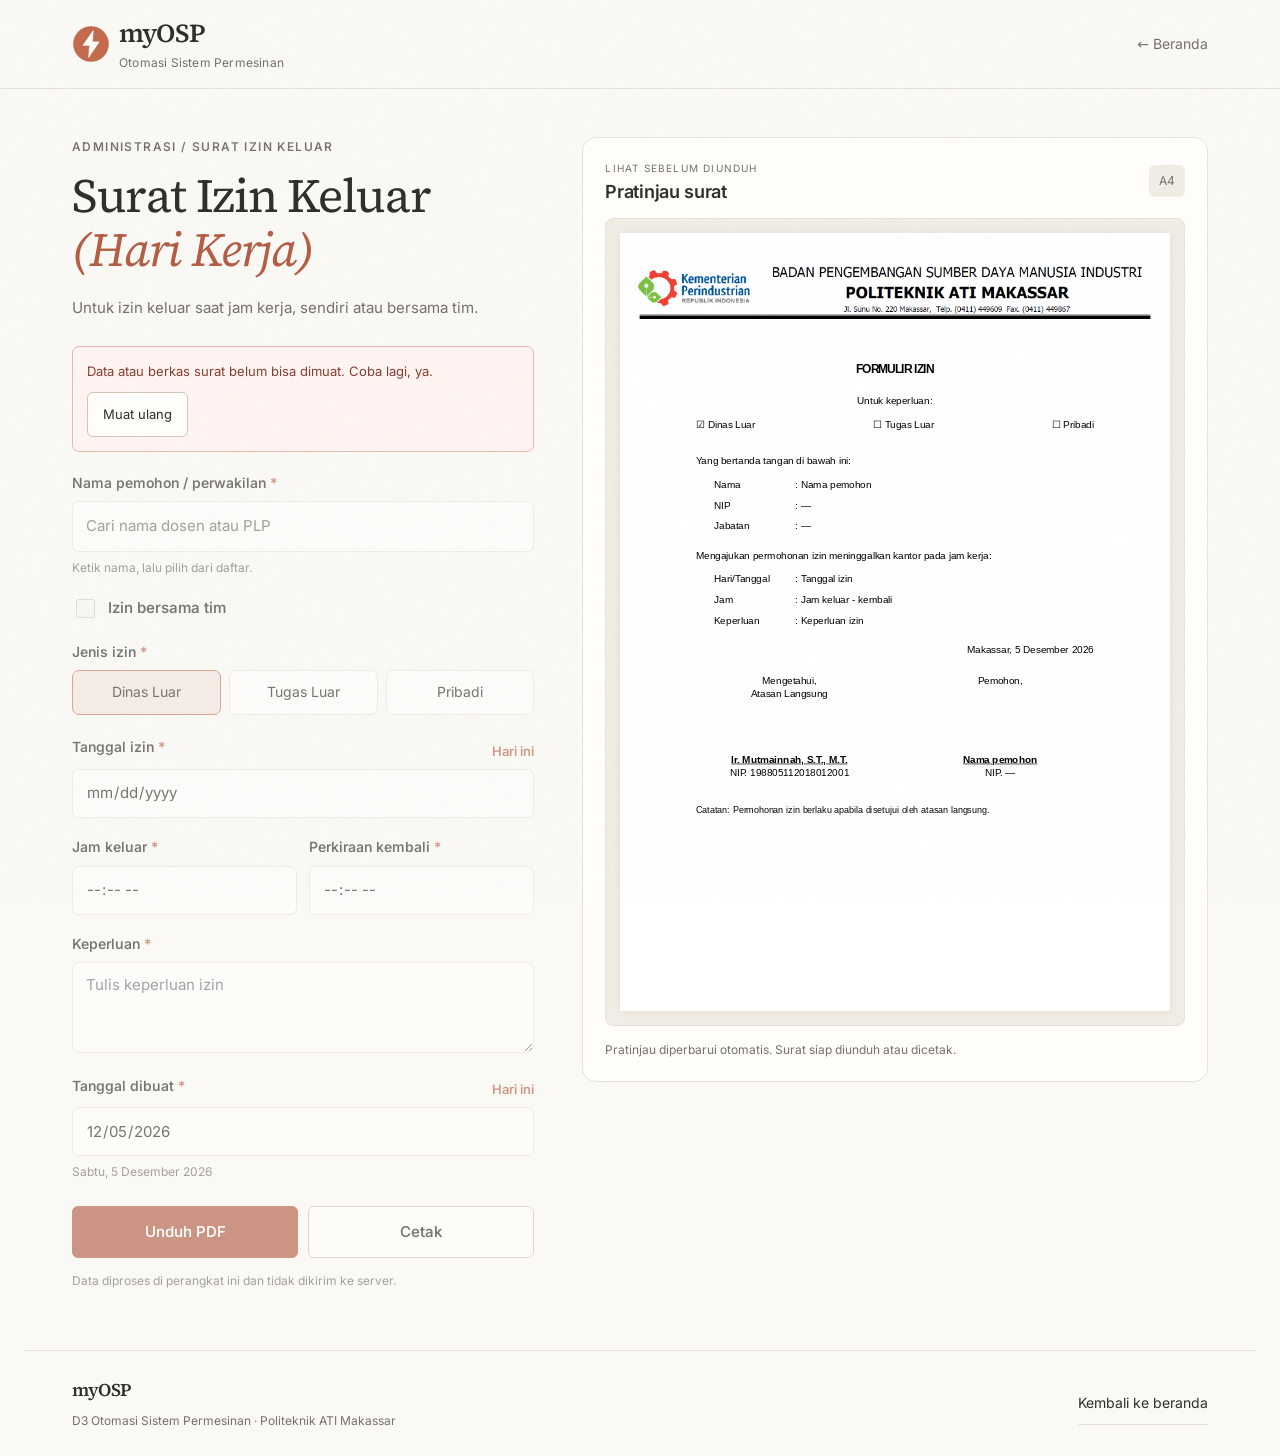
<file: surat-izin.html>
<!doctype html>
<html lang="id">
<head>
<meta charset="utf-8"><meta name="viewport" content="width=device-width, initial-scale=1"><meta name="theme-color" content="#faf9f5">
<meta name="description" content="Buat surat izin keluar saat jam kerja untuk dosen dan PLP OSP."><title>Surat Izin Keluar (Hari Kerja) — myOSP</title>
<link rel="icon" href="assets/myosp-icon.svg" type="image/svg+xml"><link rel="stylesheet" href="styles.css"><link rel="stylesheet" href="surat-cuti.css"><link rel="stylesheet" href="surat-izin.css">
<script src="assets/vendor/jspdf/jspdf.umd.min.js" defer></script><script src="directory-csv.js" defer></script><script src="directory-data.js" defer></script><script src="surat-izin.js" defer></script>
  <script src="header.js" defer></script>
</head>
<body>
<a class="skip" href="#pemohon">Langsung ke formulir</a>
<header class="header"><div class="wrap nav"><a class="brand" href="./" aria-label="myOSP, beranda"><img class="brand-mark" src="assets/myosp-icon.svg" alt="" width="38" height="38"><span><span class="brand-name"><b>my</b>OSP</span><span class="brand-label">Otomasi Sistem Permesinan</span></span></a><nav aria-label="Navigasi utama"><a href="./#tools">← Beranda</a></nav></div></header>
<main class="wrap leave-layout">
<section class="leave-editor" aria-labelledby="title"><p class="eyebrow section-index">ADMINISTRASI / SURAT IZIN KELUAR</p><h1 id="title">Surat Izin Keluar<br><em>(Hari Kerja)</em></h1><p class="leave-intro">Untuk izin keluar saat jam kerja, sendiri atau bersama tim.</p>
<div id="load-error" class="load-error" role="alert" hidden><p>Data atau berkas surat belum bisa dimuat. Coba lagi, ya.</p><button type="button" class="secondary-button" id="retry">Muat ulang</button></div>
<form id="form"><fieldset id="form-fields" disabled>
<div class="field"><label for="pemohon">Nama pemohon / perwakilan <span aria-hidden="true">*</span></label><div class="person-combobox" id="pemohon-box"><div class="person-input-wrap"><input id="pemohon" type="search" placeholder="Cari nama dosen atau PLP" autocomplete="off" role="combobox" aria-autocomplete="list" aria-expanded="false" aria-controls="pemohon-results" required></div><div class="person-menu" hidden><ul id="pemohon-results" role="listbox" aria-label="Hasil pencarian pemohon"></ul><p role="status" hidden></p></div></div><p class="field-hint">Ketik nama, lalu pilih dari daftar.</p></div>
<label class="team-toggle"><input id="team" type="checkbox"><span>Izin bersama tim</span></label>
<div id="team-fields" hidden><div class="field"><label for="anggota">Tambah anggota tim <span aria-hidden="true">*</span></label><div class="person-combobox" id="anggota-box"><div class="person-input-wrap"><input id="anggota" type="search" maxlength="100" placeholder="Cari nama dosen atau PLP" autocomplete="off" role="combobox" aria-autocomplete="list" aria-expanded="false" aria-controls="anggota-results"></div><div class="person-menu" hidden><ul id="anggota-results" role="listbox" aria-label="Hasil pencarian anggota"></ul><p role="status" hidden></p></div></div><p class="field-hint">Cari nama atau ketik nama baru, lalu pilih untuk menambahkan.</p><ul id="members" class="member-list" aria-label="Anggota tim terpilih"></ul><p id="member-error" class="field-error" role="alert" hidden>Pilih setidaknya satu anggota tim.</p></div></div>
<fieldset class="period-field"><legend>Jenis izin <span aria-hidden="true">*</span></legend><div class="period-options"><label><input type="radio" name="jenis" value="Dinas Luar" checked><span>Dinas Luar</span></label><label><input type="radio" name="jenis" value="Tugas Luar"><span>Tugas Luar</span></label><label><input type="radio" name="jenis" value="Pribadi"><span>Pribadi</span></label></div></fieldset>
<div class="field"><div class="label-row"><label for="tanggal">Tanggal izin <span aria-hidden="true">*</span></label><button class="today-button" type="button" data-today="tanggal">Hari ini</button></div><input id="tanggal" type="date" min="1900-01-01" max="2100-12-31" required><p class="field-hint" id="tanggal-day"></p></div>
<div class="time-fields"><div class="field"><label for="mulai">Jam keluar <span aria-hidden="true">*</span></label><input id="mulai" type="time" required></div><div class="field"><label for="selesai">Perkiraan kembali <span aria-hidden="true">*</span></label><input id="selesai" type="time" required></div></div><p id="time-error" class="field-error" role="alert" hidden>Jam kembali harus setelah jam keluar pada hari yang sama.</p>
<div class="field"><label for="keperluan">Keperluan <span aria-hidden="true">*</span></label><textarea id="keperluan" rows="3" maxlength="240" placeholder="Tulis keperluan izin" required></textarea></div>
<div class="field"><div class="label-row"><label for="dibuat">Tanggal dibuat <span aria-hidden="true">*</span></label><button class="today-button" type="button" data-today="dibuat">Hari ini</button></div><input id="dibuat" type="date" min="1900-01-01" max="2100-12-31" required><p class="field-hint" id="dibuat-day"></p></div>
<div class="leave-actions"><button class="primary-button leave-download" type="submit">Unduh PDF</button><button class="secondary-button" type="button" id="print">Cetak</button></div><p class="privacy-note">Data diproses di perangkat ini dan tidak dikirim ke server.</p>
</fieldset></form></section>
<section class="leave-preview" aria-labelledby="preview-title"><div class="preview-header"><div><p class="preview-eyebrow">LIHAT SEBELUM DIUNDUH</p><h2 id="preview-title">Pratinjau surat</h2></div><span class="preview-badge">A4</span></div><div class="preview-stage pdf-stage"><div id="preview-shell" class="paper-shell"><article id="preview" class="letter-paper permit-paper" aria-label="Pratinjau surat izin"><img class="letter-kop" src="assets/kop-poltek-atim.png" alt="Kop Politeknik ATI Makassar" width="1584" height="203"><div class="permit-content"><h2>FORMULIR IZIN</h2><div class="permit-types"><p>Untuk keperluan:</p><div><span id="preview-dinas">☐ Dinas Luar</span><span id="preview-tugas">☐ Tugas Luar</span><span id="preview-pribadi">☐ Pribadi</span></div></div><p>Yang bertanda tangan di bawah ini:</p><dl class="permit-fields"><div><dt>Nama</dt><dd id="preview-name">Nama pemohon</dd></div><div><dt>NIP</dt><dd id="preview-nip">—</dd></div><div><dt>Jabatan</dt><dd id="preview-role">—</dd></div></dl><div id="preview-team" hidden><p>Bersama anggota tim:</p><ol id="preview-members" class="permit-members"></ol></div><p>Mengajukan permohonan izin meninggalkan kantor pada jam kerja:</p><dl class="permit-fields"><div><dt>Hari/Tanggal</dt><dd id="preview-date">Tanggal izin</dd></div><div><dt>Jam</dt><dd id="preview-time">Jam keluar - kembali</dd></div><div><dt>Keperluan</dt><dd id="preview-reason">Keperluan izin</dd></div></dl><p class="permit-date">Makassar, <span id="preview-created">Tanggal dibuat</span></p><div class="signature-row"><div class="signature"><p>Mengetahui,<br>Atasan Langsung</p><div class="signature-space"></div><strong id="preview-supervisor">Ir. Mutmainnah, S.T., M.T.</strong><span>NIP. 198805112018012001</span></div><div class="signature"><p>Pemohon,</p><div class="signature-space"></div><strong id="preview-signature">Nama pemohon</strong><span id="preview-signature-nip">NIP. —</span></div></div><p class="permit-note">Catatan: Permohonan izin berlaku apabila disetujui oleh atasan langsung.</p></div></article></div></div><p class="preview-footnote">Pratinjau diperbarui otomatis. Surat siap diunduh atau dicetak.</p></section>
</main><footer class="wrap footer"><div><a class="footer-brand" href="./">myOSP</a><p>D3 Otomasi Sistem Permesinan · Politeknik ATI Makassar</p></div><a class="text-button" href="./#tools">Kembali ke beranda</a></footer><div id="toast" class="toast" role="status"></div><noscript><p class="noscript">Aktifkan JavaScript untuk membuat surat izin.</p></noscript>
</body></html>
</file>
<file: styles.css>
@font-face{font-family:Inter;src:url('assets/fonts/inter-normal.woff2') format('woff2');font-weight:100 900;font-display:swap}@font-face{font-family:Source;src:url('assets/fonts/source-serif-4-normal.woff2') format('woff2');font-weight:200 900;font-display:swap}@font-face{font-family:Source;src:url('assets/fonts/source-serif-4-italic.woff2') format('woff2');font-style:italic;font-weight:200 900;font-display:swap}
:root{--paper:#faf9f5;--surface:#fffefa;--ink:#302e29;--muted:#747168;--line:#e6e3da;--accent:#b45d43;--orange:#cf795c;--soft:#f1ede4;--peach:#f3e6db;--sage:#e8ecdf;--lavender:#ebe7f1;--serif:Source,Georgia,serif;--sans:Inter,system-ui,sans-serif;color-scheme:light}*{box-sizing:border-box}html{scroll-behavior:smooth;scroll-padding-top:105px}body{margin:0;background:var(--paper);color:var(--ink);font:14px/1.6 var(--sans);-webkit-font-smoothing:antialiased}body:before{content:'';position:fixed;inset:0;z-index:30;pointer-events:none;opacity:.023;background-image:url("data:image/svg+xml,%3Csvg viewBox='0 0 160 160' xmlns='http://www.w3.org/2000/svg'%3E%3Cfilter id='n'%3E%3CfeTurbulence type='fractalNoise' baseFrequency='.8' numOctaves='3' stitchTiles='stitch'/%3E%3C/filter%3E%3Cpath fill='%23000' filter='url(%23n)' d='M0 0h160v160H0z'/%3E%3C/svg%3E")}::selection{background:var(--peach)}a{color:inherit;text-decoration:none}button,input{font:inherit;color:inherit}button{cursor:pointer}button,a,input{-webkit-tap-highlight-color:transparent}button{touch-action:manipulation}button:focus-visible,a:focus-visible,input:focus-visible{outline:2px solid var(--accent);outline-offset:5px}svg{width:24px;height:24px;display:block;fill:none;stroke:currentColor;stroke-width:1.6;stroke-linecap:round;stroke-linejoin:round}button{background:none}button:disabled{cursor:default}.wrap{max-width:1232px;padding:0 48px;margin:auto}.header{position:sticky;top:0;z-index:20;border-bottom:1px solid var(--line);background:var(--paper)}.nav{display:flex;align-items:center;height:88px;gap:32px}.brand{display:flex;align-items:center;gap:9px;font-size:23px;line-height:1.15;letter-spacing:-.8px;font-weight:620}.brand b{font-weight:400}.brand-mark{transition:transform .25s}.brand:hover .brand-mark{transform:scale(1.06)}.brand-label{display:block;font-size:12px;font-weight:400;letter-spacing:.25px;color:var(--muted);margin-top:7px}.nav nav{display:flex;align-items:center;gap:30px;margin-left:auto;font-size:14px}.nav nav a,.nav-about{padding:8px 0;border:0;color:var(--muted);position:relative;font-size:14px}.nav nav .nav-active{color:var(--ink)}.nav-active:after{content:'';position:absolute;bottom:0;left:0;width:19px;height:2px;background:var(--orange)}.nav nav a:hover,.nav-about:hover{color:var(--accent)}.icon-button{border:1px solid var(--line);border-radius:50%;width:36px;height:36px;display:grid;place-items:center;flex:none;transition:background .2s,transform .2s}.icon-button:hover{background:var(--soft);transform:rotate(-8deg)}.icon-button svg{width:17px;height:17px}.hero{display:grid;grid-template-columns:1.12fr 1fr;gap:35px;align-items:center;padding:64px 0 54px}.eyebrow{font-size:12px;font-weight:550;letter-spacing:1.7px;margin:0 0 22px;display:flex;align-items:center;gap:10px}.tiny-star{color:var(--orange);font-size:22px;line-height:1}h1{font:400 clamp(42px,4.6vw,65px)/1.09 var(--serif);letter-spacing:-2px;margin:0 0 22px}em{color:var(--accent);font-weight:400}.hero-description{color:var(--muted);font-size:16px;line-height:1.9;margin:0}.primary-button{display:inline-flex;align-items:center;justify-content:space-between;gap:28px;background:var(--ink);color:var(--paper);border:1px solid var(--ink);padding:12px 18px;border-radius:6px;font-size:16px;font-weight:500;transition:transform .25s,box-shadow .25s}.hero .primary-button{margin-top:26px}.primary-button:hover{transform:translateY(-3px);box-shadow:0 6px 16px #302e2919}.primary-button span{font-size:18px;line-height:1}.hero-note{display:flex;align-items:center;gap:8px;margin-top:15px;color:var(--muted);font-size:12px}.status-dot{display:inline-block;width:5px;height:5px;border-radius:50%;background:#829175;flex:none}.hero-art{height:350px;position:relative;isolation:isolate;display:flex;align-items:center;justify-content:center;background:radial-gradient(ellipse,var(--soft),transparent 68%)}.orbit{position:absolute;border:1px solid var(--line);border-radius:50%;width:330px;height:300px;transform:rotate(-25deg)}.orbit-two{width:430px;height:235px;transform:rotate(28deg);border-style:dashed;opacity:.8}.art-label{position:absolute;top:0;left:50%;transform:translateX(-50%);font-size:8px;letter-spacing:1.7px;white-space:nowrap;color:var(--muted)}.paper{width:215px;height:263px;background:var(--surface);border:1px solid var(--line);border-radius:5px;position:absolute}.paper-back{transform:translate(10px,6px) rotate(9deg);background:var(--peach)}.paper-front{transform:rotate(-7deg);padding:22px;box-shadow:0 14px 35px #302e2910;transition:transform .6s}.hero-art:hover .paper-front{transform:rotate(-2deg) translateY(-5px)}.paper-top{display:flex;align-items:center;gap:8px;font-size:6px;letter-spacing:1px;color:var(--muted)}.paper-logo{font-size:24px;color:var(--orange);line-height:1}.paper-top i{height:4px;width:4px;border-radius:50%;background:#8b9977;margin-left:auto}.paper-title{font:21px/1.17 var(--serif);margin:24px 0 19px;letter-spacing:-.5px}.paper-rule{height:3px;background:var(--line);border-radius:2px;margin:8px 0;width:100%}.paper-rule.short{width:78%}.paper-signature{font:italic 12px var(--serif);color:var(--accent);margin-top:17px}.paper-bottom{border-top:1px solid var(--line);padding-top:12px;margin-top:16px;display:flex;justify-content:space-between;font-size:6px;letter-spacing:1px;color:var(--muted)}.floating-icon{position:absolute;width:55px;height:55px;border:1px solid var(--line);border-radius:14px;background:var(--surface);box-shadow:0 6px 12px #302e2906;display:grid;place-items:center;animation:float 6s ease-in-out infinite}.floating-icon svg{width:25px;height:25px}.float-qr{top:48px;right:21px;transform:rotate(10deg);color:#7a6f91}.float-calendar{left:13px;bottom:83px;color:#758166;animation-delay:-3s}.art-chip{position:absolute;bottom:36px;right:0;padding:10px 14px;background:var(--surface);border:1px solid var(--line);border-radius:7px;box-shadow:0 8px 22px #302e2909;font-size:10px;display:flex;align-items:center;gap:8px;transform:rotate(3deg)}.check-circle{background:var(--sage);color:#526446;border-radius:50%;width:20px;height:20px;display:grid;place-items:center}.art-star{position:absolute;color:var(--orange)}.star-one{top:36px;left:48px;font-size:38px;animation:turn 60s linear infinite}.star-two{right:22px;bottom:111px;font-size:20px}.art-caption{position:absolute;bottom:-7px;font:italic 12px var(--serif);color:var(--muted)}.identity-strip{border-top:1px solid var(--line);border-bottom:1px solid var(--line);padding:15px 0;display:flex;justify-content:space-between;font-size:12px;color:var(--muted);letter-spacing:.1px}.identity-strip>span{display:flex;align-items:center;gap:10px}.identity-strip>span:last-child{gap:28px}.mini-line{width:17px;height:1px;background:var(--orange)}.tools-section{padding:53px 0 47px}.section-heading{display:flex;align-items:end;justify-content:space-between;margin-bottom:27px;gap:25px}.section-index{color:var(--muted);font-size:12px;margin-bottom:13px;letter-spacing:1.4px}h2{font:400 37px/1.2 var(--serif);letter-spacing:-1px;margin:0}.section-heading>p{font-size:14px;line-height:1.9;color:var(--muted);margin:0 0 2px}.search-row{display:flex;align-items:center;gap:25px}.search-box{display:flex;align-items:center;gap:12px;border:1px solid var(--line);background:var(--surface);padding:13px 15px;border-radius:8px;max-width:610px;flex:1;transition:box-shadow .2s,border-color .2s}.search-box:focus-within{border-color:var(--orange);box-shadow:0 0 0 3px var(--peach)}.search-box svg{width:17px;height:17px;color:var(--muted)}input{min-width:0;width:100%;border:0;background:none;outline:none!important;font-size:16px}input::placeholder{color:var(--muted)}kbd{font:11px var(--sans);color:var(--muted);border:1px solid var(--line);border-radius:4px;padding:0 6px}.tools-note{display:flex;align-items:center;gap:7px;font-size:12px;color:var(--muted);margin-left:auto}.filter-row{display:flex;align-items:center;justify-content:space-between;gap:12px;margin:21px 0}.filters{display:flex;align-items:center;gap:7px;flex-wrap:wrap}.filters button{display:flex;align-items:center;gap:7px;font-size:14px;border:1px solid transparent;border-radius:6px;padding:8px 12px;color:var(--muted);transition:background .2s,color .2s}.filters button[aria-pressed=true]{background:var(--ink);color:var(--paper)}.filters button:not([aria-pressed=true]):hover{background:var(--soft);color:var(--ink)}.filters button>span:not(.filter-star){font-size:12px;opacity:.6}.filter-star{font-size:15px;line-height:1}.result-count{font-size:12px;color:var(--muted)}.tool-grid{display:grid;grid-template-columns:repeat(3,1fr);gap:17px}.tool-card{position:relative;border:1px solid var(--line);border-radius:10px;background:var(--surface);overflow:hidden;transition:transform .3s,box-shadow .3s,border-color .3s;animation:arrive .45s both;animation-delay:calc(var(--i)*70ms)}.tool-card:hover{transform:translateY(-5px);box-shadow:0 10px 25px #302e2909;border-color:#bbb5a8}.tool-open{border:0;text-align:left;padding:24px 23px 0;width:100%;display:block}.card-top{display:flex;align-items:center;gap:11px;margin-bottom:24px}.tool-icon{display:grid;place-items:center;width:51px;height:51px;border:1px solid #ad876216;border-radius:13px;background:var(--peach);color:#9e694b;transition:transform .3s}.tool-card:hover .tool-icon{transform:rotate(-5deg)}.sage .tool-icon{background:var(--sage);color:#69795b}.lavender .tool-icon{background:var(--lavender);color:#857495}.tool-icon svg{width:25px;height:25px}.category-label{font-size:12px;letter-spacing:1.2px;text-transform:uppercase;color:var(--muted)}.tool-open h3{font-size:18px;font-weight:550;margin:0 0 9px;letter-spacing:-.4px}.tool-open p{font-size:15px;line-height:1.9;color:var(--muted);margin:0;min-height:42px;max-width:255px}.card-bottom{margin-top:23px;padding:13px 0;border-top:1px solid var(--line);display:flex;align-items:center;justify-content:space-between;font-size:13px;color:var(--muted)}.coming-badge{display:flex;align-items:center;gap:6px}.coming-badge:before{content:'';width:4px;height:4px;border-radius:50%;background:var(--orange)}.card-arrow{display:grid;place-items:center;border:1px solid var(--line);border-radius:50%;width:25px;height:25px;color:var(--muted);transition:background .2s,transform .2s}.tool-card:hover .card-arrow{transform:rotate(45deg);background:var(--soft)}.favorite-button{position:absolute;top:18px;right:15px;border:0;padding:8px;color:var(--muted);border-radius:5px}.favorite-button svg{width:16px;height:16px}.favorite-button:hover{background:var(--soft)}.favorite-button[aria-pressed=true]{color:var(--accent)}.favorite-button[aria-pressed=true] svg{fill:var(--peach)}.work-in-progress{display:flex;align-items:center;gap:15px;padding:19px 21px;background:var(--soft);border:1px dashed var(--line);border-radius:8px;margin-top:22px}.wip-icon{color:var(--orange);font-size:24px}.work-in-progress p{font-size:14px;line-height:1.9;color:var(--muted);margin:0}.work-in-progress strong{font-weight:500;color:var(--ink)}.wip-tag{margin-left:auto;white-space:nowrap;letter-spacing:1px;font-size:7px;color:var(--muted)}.links-section{display:grid;grid-template-columns:1fr 1.5fr;gap:60px;padding:42px 0 48px;border-top:1px solid var(--line);align-items:center}.links-section h2{font-size:31px}.links-section>div>p:last-child{font-size:14px;color:var(--muted);margin-bottom:0;line-height:1.9}.links-placeholder{display:flex;gap:18px;align-items:center;border:1px dashed #cfcbbf;border-radius:9px;padding:31px 24px;background:var(--soft)}.link-symbol{background:var(--paper);border:1px solid var(--line);border-radius:50%;padding:13px;color:var(--muted)}.link-symbol svg{width:21px;height:21px}.small-label{font-size:12px;letter-spacing:1.2px;color:var(--muted)}.links-placeholder h3{font-weight:500;font-size:16px;letter-spacing:-.3px;margin:9px 0}.links-placeholder p{font-size:14px;line-height:1.9;color:var(--muted);margin:0}.placeholder-arrow{font-size:20px;color:var(--muted);align-self:start;margin-left:auto}.closing-note{position:relative;display:flex;flex-direction:column;align-items:center;text-align:center;padding:39px 15px 41px;border-top:1px solid var(--line);background:radial-gradient(ellipse at center,var(--peach),transparent 66%)}.closing-star{font-size:32px;color:var(--orange);line-height:1}.closing-note p{font:25px/1.35 var(--serif);letter-spacing:-.4px;margin:15px 0 20px}.closing-note em{color:var(--muted)}.closing-note .small-label{font-size:7px}.footer{display:flex;align-items:center;justify-content:space-between;gap:20px;border-top:1px solid var(--line);padding-top:25px;padding-bottom:26px}.footer-brand{font-size:15px;font-weight:550;letter-spacing:-.4px;display:flex;align-items:center;gap:12px}.footer-brand span{font-size:21px;color:var(--orange)}.footer p{font-size:12px;color:var(--muted);margin:6px 0 0}.footer-right{display:flex;align-items:end;flex-direction:column;gap:6px;font-size:12px;color:var(--muted)}.text-button{padding:0;border:0;border-bottom:1px solid var(--line);font-size:14px}.text-button:hover{color:var(--accent)}.text-button span{margin-left:12px}.skip{position:fixed;top:-100px;left:20px;padding:12px;background:var(--ink);color:var(--paper);z-index:50}.skip:focus{top:10px}.sr-only{position:absolute;width:1px;height:1px;overflow:hidden;clip-path:inset(50%);white-space:nowrap}.empty-state{text-align:center;border:1px dashed var(--line);border-radius:10px;padding:32px 15px}.empty-state>span{font-size:35px;color:var(--orange)}.empty-state h3{font:26px var(--serif);margin:8px}.empty-state p{font-size:14px;color:var(--muted);margin-bottom:18px}[hidden]{display:none!important}dialog{border:1px solid var(--line);background:var(--paper);color:var(--ink);border-radius:15px;width:min(460px,calc(100% - 32px));max-height:85dvh;padding:0;box-shadow:0 20px 80px #0003}dialog[open]{animation:arrive .25s ease-out}dialog::backdrop{background:#25241e66;backdrop-filter:blur(6px)}.dialog-content{padding:28px}.dialog-top{display:flex;align-items:center;justify-content:space-between}.close-button{font-size:24px}.dialog-icon{margin:20px 0;color:var(--accent)}.dialog-icon svg{width:35px;height:35px}.dialog-content h2{font-size:33px}.dialog-content>p{font-size:15px;color:var(--muted);line-height:1.9}.dialog-note{background:var(--soft);border-radius:7px;padding:16px;font-size:14px;color:var(--muted);margin:22px 0}.toast{position:fixed;z-index:60;left:50%;bottom:25px;max-width:calc(100vw - 32px);width:max-content;transform:translate(-50%,20px);opacity:0;pointer-events:none;border:1px solid var(--line);background:var(--ink);color:var(--paper);padding:11px 18px;font-size:14px;border-radius:8px;transition:opacity .2s,transform .2s}.toast.visible{opacity:1;transform:translate(-50%,0)}.noscript{padding:20px;text-align:center}.hero-copy{animation:arrive .7s both}.hero-art{animation:arrive .9s both}.reveal-ready{opacity:0;transform:translateY(16px);transition:opacity .6s,transform .6s}.revealed{opacity:1;transform:none}@keyframes arrive{from{opacity:0;transform:translateY(12px)}to{opacity:1;transform:translateY(0)}}@keyframes float{50%{translate:0 -9px}}@keyframes turn{to{rotate:360deg}}
@media(min-width:1500px){.hero{padding-top:75px;padding-bottom:65px}.hero-art{height:370px}}@media(max-width:1000px){.wrap{padding-left:30px;padding-right:30px}.hero{gap:15px}h1{font-size:51px}.hero-art{scale:.9}.tools-note{display:none}.tool-open{padding:20px 17px 0}.links-section{gap:25px}.links-placeholder{padding:25px 20px;gap:12px}.link-symbol{display:none}.wip-tag{display:none}}@media(max-width:700px){.wrap{padding-left:22px;padding-right:22px}.nav{height:74px;gap:14px}.brand{font-size:20px}.brand-label{font-size:12px}.brand-mark{width:33px;height:33px}.nav nav{gap:17px}.nav nav a{font-size:14px}.nav-about,.nav nav a[href='#tautan']{display:none}.hero{grid-template-columns:1fr;padding:38px 0 32px;gap:35px}.hero-copy{max-width:470px}.eyebrow{font-size:12px;margin-bottom:20px}h1{font-size:clamp(43px,9vw,59px);letter-spacing:-1.7px}.hero-description{font-size:16px}.hero .primary-button{margin-top:22px}.hero-art{height:300px;width:min(100%,390px);margin:0 auto;scale:1}.paper{width:190px;height:237px}.paper-front{padding:18px}.paper-title{font-size:19px;margin:18px 0}.paper-signature{margin-top:12px}.paper-bottom{margin-top:12px}.orbit-one{width:280px;height:245px}.orbit-two{width:320px;height:205px}.floating-icon{width:45px;height:45px;border-radius:11px}.float-qr{right:13px;top:33px}.float-calendar{left:6px;bottom:55px}.star-one{left:21px;top:36px;font-size:30px}.star-two{right:12px;bottom:90px}.art-chip{bottom:17px;right:0;font-size:9px}.art-caption{font-size:10px;bottom:-14px}.art-label{font-size:7px}.identity-strip{margin-top:13px;font-size:12px;gap:7px;flex-wrap:wrap}.identity-strip>span:last-child{gap:8px}.tools-section{padding-top:35px;padding-bottom:33px}.section-heading{align-items:start;gap:10px;margin-bottom:22px}.section-heading>p{display:none}h2{font-size:32px}.section-index{font-size:12px;margin-bottom:12px}.search-box{padding:12px;max-width:none}input{font-size:16px}.filter-row{flex-direction:column;align-items:start;margin:17px 0}.filters{gap:2px}.filters button{padding:8px 10px;font-size:14px}.result-count{font-size:12px;margin-left:2px}.tool-grid{grid-template-columns:1fr;gap:12px}.tool-open{padding:20px 20px 0}.card-top{margin-bottom:15px}.tool-open p{min-height:0;max-width:100%;font-size:15px}.tool-open h3{font-size:18px}.card-bottom{margin-top:17px}.category-label{font-size:12px}.work-in-progress{padding:16px;align-items:start;gap:11px}.work-in-progress p{font-size:14px}.work-in-progress strong{display:block}.wip-icon{line-height:1.4}.links-section{grid-template-columns:1fr;gap:23px;padding:32px 0}.links-section h2{font-size:30px}.links-section h2 br{display:none}.links-section>div>p:last-child br{display:none}.links-placeholder{padding:23px 18px}.link-symbol{display:block;padding:10px}.links-placeholder h3{font-size:16px}.links-placeholder p br{display:none}.links-placeholder .small-label{font-size:12px}.placeholder-arrow{display:none}.closing-note{padding:32px 10px}.closing-note p{font-size:23px}.footer{align-items:start;flex-direction:column;padding-top:22px;padding-bottom:22px;gap:16px}.footer-right{align-items:start;gap:8px}.desktop-break{display:none}}@media(min-width:480px) and (max-width:700px){.tool-grid{grid-template-columns:repeat(2,1fr)}.tool-open p{min-height:46px}}@media(prefers-reduced-motion:reduce){html{scroll-behavior:auto}*,*:before,*:after{animation:none!important;transition:none!important}.reveal-ready{opacity:1;transform:none}}
/* Keep decorative orbits inside narrow screens and use crisp monochrome marks. */
.tiny-star svg,.wip-icon svg,.closing-star svg,.art-star svg,.footer-brand>span svg,.paper-logo svg{width:1em;height:1em;stroke:currentColor;stroke-width:2.8;stroke-linecap:butt}.paper-logo svg{width:24px;height:24px}.tiny-star,.wip-icon,.closing-star,.art-star,.footer-brand>span{font-family:system-ui,sans-serif}.primary-button span,.card-arrow,.placeholder-arrow,.text-button span,.identity-strip>span:last-child>span,.paper-bottom>span:last-child{font-family:system-ui,sans-serif}.hero-description{font-size:16px}.hero-note{font-size:12px}.tool-open p{font-size:15px}.card-bottom{font-size:13px}.tool-open h3{font-size:18px}.search-box input{font-size:16px}.section-heading>p{font-size:14px}.filters button{font-size:14px}.tools-note{font-size:12px}.links-placeholder p{font-size:14px}.work-in-progress p{font-size:14px}.identity-strip{font-size:12px}
@media(max-width:700px){.hero-art{overflow:hidden;height:320px}.art-caption{bottom:0}.hero-description{font-size:16px}.identity-strip{font-size:12px}.filters button{font-size:14px}.hero-note{font-size:12px}.work-in-progress p{font-size:14px}}
.hero-art{overflow:hidden}.art-caption{bottom:0}
.primary-button span svg,.card-arrow svg,.placeholder-arrow svg,.text-button span svg,.identity-strip>span:last-child>span svg,.paper-bottom>span:last-child svg{width:14px;height:14px}.paper-bottom>span:last-child svg{width:8px;height:8px}.text-button span{display:inline-block;vertical-align:middle}.tiny-star svg,.wip-icon svg,.closing-star svg,.art-star svg,.footer-brand>span svg,.paper-logo svg{stroke-width:2.3}

/* Comfortable control sizes for mouse, keyboard, and touch. */
.primary-button{min-height:48px}
.filters button{min-height:44px}
.icon-button{width:44px;height:44px}
.favorite-button{min-width:44px;min-height:44px;display:grid;place-items:center;top:12px;right:10px}
.nav nav a,.nav-about{min-height:44px;display:inline-flex;align-items:center}
.text-button{min-height:44px;display:inline-flex;align-items:center}
.card-top{padding-right:24px}
@media(max-width:700px){.nav-about,.nav nav a[href='#tautan']{display:none}.nav nav{gap:12px}.nav{gap:12px}.brand-label{letter-spacing:0}.identity-strip{row-gap:8px}.search-box{padding:14px 12px}.links-placeholder{align-items:flex-start}.link-symbol{display:none}.dialog-content{padding:24px}}

.tool-open{color:inherit;font:inherit;background:none;cursor:pointer}.coming-badge.available-badge:before{background:#658451}.coming-badge.available-badge{color:#536d43}

/* Keep cards balanced after removing their status footer. */
.tool-open{padding-bottom:24px}

/* myOSP wordmark and lightning mark */
.brand-name{font-family:var(--serif);font-size:26px;font-weight:600;letter-spacing:-.8px;white-space:nowrap}.brand-name b{font-weight:600;color:inherit}.brand-label{letter-spacing:.2px}.paper-logo{display:block;width:24px;height:24px;flex:none}.footer-mark{width:20px;height:20px;display:block}

/* The directory is the first section on the home page. */
.tools-section .section-heading h1{font:400 37px/1.2 var(--serif);letter-spacing:-1px;margin:0}
@media(max-width:700px){.tools-section .section-heading h1{font-size:32px}}

.external-indicator{display:inline-flex;vertical-align:middle;color:var(--muted);margin-left:4px}.external-indicator svg{width:15px;height:15px}

.home-intro{font-size:16px;line-height:1.7;color:var(--muted);margin:12px 0 0}

/* The directory cards provide the same shortcuts on smaller screens. */
@media(max-width:700px){.nav nav a.nav-shortcut{display:none}}

/* The hero illustration remains fully visible at every screen size. */
.home-heading{display:grid;grid-template-columns:minmax(0,1fr) minmax(0,420px);gap:32px;align-items:center;min-height:270px;margin-bottom:24px}.home-heading-copy{min-width:0}.tools-section .home-heading h1{font-size:clamp(40px,4vw,56px);line-height:1.14;letter-spacing:-1.5px;max-width:680px}.home-intro{font-size:19px;line-height:1.7;margin:16px 0 0}.home-illustration{position:relative;width:100%;max-width:420px;justify-self:end;overflow:visible}.home-illustration img{display:block;width:100%;height:auto;animation:illustration-float 7s ease-in-out infinite}.typing-word{color:var(--orange);white-space:nowrap}.typing-text::after{content:"";display:inline-block;height:.78em;margin-left:3px;border-right:2px solid currentColor;vertical-align:-.04em;animation:typing-caret 1s step-end infinite}@keyframes illustration-float{0%,100%{transform:translateY(0)}50%{transform:translateY(-7px)}}@keyframes typing-caret{0%,49%{opacity:1}50%,100%{opacity:0}}@media(max-width:700px){.home-heading{grid-template-columns:1fr;gap:4px;min-height:0;margin-bottom:22px}.tools-section .home-heading h1{font-size:clamp(35px,8.5vw,46px);letter-spacing:-1px}.home-intro{font-size:17px;margin-top:12px}.home-illustration{width:min(300px,100%);max-width:300px;margin:0 auto;justify-self:center}}@media(prefers-reduced-motion:reduce){.home-illustration img{animation:none!important}.typing-text::after{display:none}}
.home-illustration{transform:translate3d(0,var(--hero-parallax,0px),0);will-change:transform}
@media(prefers-reduced-motion:reduce){.home-illustration{transform:none!important;will-change:auto}}


/* The first line stays together as the word and flame move. */
.heading-line{display:block}.heading-line:first-child{white-space:nowrap}.heading-fire{font-family:system-ui,sans-serif;font-size:.8em;vertical-align:.03em}
@media(min-width:701px) and (max-width:1000px){.home-heading{grid-template-columns:minmax(0,1fr) minmax(0,30%);gap:18px}.tools-section .home-heading h1{font-size:clamp(32px,4vw,40px)}}
@media(max-width:480px){.tools-section .home-heading h1{font-size:clamp(26px,8vw,38px);letter-spacing:-.8px}}

.footer-brand{font-family:var(--serif);font-size:18px;font-weight:600;letter-spacing:-.4px}
.header{transition:transform .25s ease}.header.header-hidden:not(:focus-within){transform:translateY(-100%)}@media(prefers-reduced-motion:reduce){.header{transition:none}}@media print{.header{transform:none!important}}

/* Important links open as three category cards, then a compact link list. */
.link-group-count{display:flex;align-items:center;gap:7px;margin-top:16px;padding-top:12px;border-top:1px solid var(--line);font-size:12px;color:var(--accent)}
.link-group-count svg{width:13px;height:13px}
dialog.link-dialog{width:min(620px,calc(100% - 32px))}
.link-dialog .dialog-icon{margin:16px 0}
.link-dialog .dialog-note{margin:15px 0;font-size:12px;padding:10px 13px}
.dialog-links{display:grid;gap:9px;margin:16px 0 23px}
.dialog-link{display:flex;gap:12px;align-items:center;padding:15px;border:1px solid var(--line);border-radius:9px;background:var(--surface);transition:border-color .2s,background .2s}
.dialog-link:hover{border-color:var(--orange);background:var(--soft)}
.dialog-link-icon{display:grid;place-items:center;flex:none;width:38px;height:38px;border-radius:9px;background:var(--sage);color:#69795b}
.dialog-link-icon svg{width:20px;height:20px}
.dialog-link-copy{display:grid;gap:4px;min-width:0}
.dialog-link-copy strong{font-size:14px;line-height:1.5;font-weight:550;overflow-wrap:anywhere}
.dialog-link-copy>span{font-size:12px;line-height:1.7;color:var(--muted)}
.dialog-link-arrow{margin-left:auto;color:var(--accent);flex:none}
.dialog-link-arrow svg{width:16px;height:16px}
@media(max-width:700px){.link-dialog .dialog-content{padding:22px}.dialog-link{padding:12px;gap:10px}.dialog-link-icon{width:33px;height:33px}}
</file>
<file: dosen.css>
.directory{padding-top:48px;padding-bottom:45px}.directory-heading{display:flex;align-items:center;justify-content:space-between;gap:30px}.directory-heading h1{font-size:48px;line-height:1.15;margin:0 0 18px;letter-spacing:-1.4px}.directory-intro{font-size:16px;line-height:1.85;color:var(--muted);max-width:670px;margin:0}.directory-total{flex:none;text-align:center;min-width:112px;border-left:1px solid var(--line);padding-left:30px}.directory-total strong{display:block;font:48px/1.1 var(--serif);font-weight:400}.directory-total span{font-size:11px;letter-spacing:1.5px;color:var(--muted)}.copy-instruction{display:flex;align-items:center;gap:13px;padding:16px 20px;margin:26px 0 28px;background:var(--soft);border:1px solid var(--line);border-radius:8px}.copy-instruction svg{flex:none;width:20px;height:20px;color:var(--accent)}.copy-instruction p{font-size:14px;line-height:1.75;margin:0;color:var(--muted)}.directory-controls{display:grid;grid-template-columns:1.35fr 1fr;gap:20px;align-items:end}.directory-controls .search-box{max-width:none;min-height:54px}.directory-controls .search-box input{font-size:16px}.expertise-filter{min-width:0}.expertise-filter>label{display:block;font-size:12px;color:var(--muted);margin-bottom:7px}.expertise-filter select{min-width:0;width:100%;min-height:54px;background:var(--surface);color:var(--ink);border:1px solid var(--line);border-radius:8px;font:14px var(--sans);padding:12px;cursor:pointer;text-overflow:ellipsis}.expertise-filter select:focus-visible{outline:2px solid var(--accent);outline-offset:3px}.directory-meta{display:flex;align-items:center;justify-content:space-between;gap:15px;min-height:64px}.directory-meta p{font-size:13px;color:var(--muted);margin:0}.directory-meta .text-button{font-size:12px}.lecturer-grid{display:grid;grid-template-columns:repeat(2,minmax(0,1fr));gap:20px}.lecturer-card{padding:23px;background:var(--surface);border:1px solid var(--line);border-radius:12px;min-width:0;transition:border-color .2s,box-shadow .2s}.lecturer-card:hover{border-color:#c9c1b3;box-shadow:0 6px 18px #302e2905}.lecturer-card-header{display:flex;gap:14px;align-items:flex-start;min-height:82px;padding-bottom:17px;border-bottom:1px solid var(--line);margin-bottom:17px}.lecturer-number{font:15px var(--serif);color:var(--accent);padding-top:3px;flex:none}.lecturer-name{min-width:0;flex:1}.lecturer-name>span{display:block;font-size:10px;letter-spacing:1.2px;color:var(--muted);margin-bottom:7px}.lecturer-name h2{font:550 18px/1.55 var(--sans);letter-spacing:-.3px;overflow-wrap:anywhere}.copy-name{flex:none;width:44px;height:44px;border:1px solid var(--line);border-radius:7px;display:grid;place-items:center;transition:background .2s}.copy-name:hover{background:var(--peach)}.copy-name svg,.copy-field svg{width:18px;height:18px;color:var(--muted);flex:none}.lecturer-fields{margin:0;display:grid;grid-template-columns:repeat(2,minmax(0,1fr));gap:15px 18px}.lecturer-field{min-width:0}.lecturer-field.full-width{grid-column:1/-1}.lecturer-field dt{font-size:12px;color:var(--muted);margin-bottom:5px}.lecturer-field dd{margin:0}.copy-field{width:100%;min-height:48px;display:flex;justify-content:space-between;align-items:center;gap:10px;text-align:left;padding:9px 11px;background:var(--paper);border:1px solid var(--line);border-radius:6px;transition:background .2s,border-color .2s}.copy-field:hover{background:var(--soft);border-color:#c9c1b3}.copy-field>span{font-size:14px;line-height:1.65;overflow-wrap:anywhere;min-width:0}.copy-field.numeric>span{font-family:ui-monospace,SFMono-Regular,Consolas,monospace;font-size:14px;letter-spacing:-.35px}.copy-field[data-copied=true],.copy-name[data-copied=true]{border-color:#71815e;background:var(--sage)}[data-copied=true] svg{color:#526840}.lecturer-field.expertise .copy-field{min-height:66px}.data-source{margin-top:30px;padding:22px 0 0;border-top:1px solid var(--line)}.source-label{font-size:11px;letter-spacing:1.4px;color:var(--muted)}.data-source p{font-size:13px;color:var(--muted);line-height:1.85;max-width:800px;margin:10px 0 0}.directory-error{border:1px solid var(--line);background:var(--surface);padding:25px;border-radius:10px}.directory-error h2,.empty-state h2{font:28px var(--serif)}.directory-error p{color:var(--muted);font-size:14px}.directory-error .primary-button{margin-top:10px}#manual-copy .dialog-top h2{font-size:28px}#manual-copy label{font-size:13px;display:block;color:var(--muted);margin-bottom:8px}#manual-copy textarea{width:100%;resize:vertical;font:16px/1.7 var(--sans);padding:12px;border:1px solid var(--line);border-radius:6px;background:var(--surface);color:var(--ink);margin-bottom:18px}#manual-copy textarea:focus-visible{outline:2px solid var(--accent);outline-offset:3px}@media(max-width:1050px){.lecturer-fields{grid-template-columns:1fr}.lecturer-field.full-width{grid-column:auto}.lecturer-field.expertise .copy-field{min-height:66px}}@media(max-width:760px){.directory{padding-top:30px}.directory-heading{gap:16px}.directory-heading h1{font-size:36px;letter-spacing:-1px}.directory-intro{font-size:14px}.directory-total{min-width:60px;padding-left:16px}.directory-total strong{font-size:35px}.directory-total span{font-size:10px}.directory-controls{grid-template-columns:1fr;gap:16px}.lecturer-grid{grid-template-columns:1fr;gap:16px}.copy-instruction{padding:14px;gap:10px;margin:23px 0}.copy-instruction p{font-size:13px}.lecturer-card{padding:19px}.lecturer-card-header{min-height:0;gap:11px}.lecturer-name h2{font-size:17px}.lecturer-name>span{font-size:10px}.lecturer-fields{grid-template-columns:repeat(2,minmax(0,1fr));gap:14px}.lecturer-field.full-width{grid-column:1/-1}.lecturer-field.expertise .copy-field{min-height:48px}.directory-meta{min-height:67px;flex-wrap:wrap;padding:12px 0;gap:5px}.directory-meta p{font-size:12px}.data-source p{font-size:12px}}@media(max-width:480px){.directory-total{display:none}.lecturer-fields{grid-template-columns:1fr}.lecturer-field.full-width{grid-column:auto}.lecturer-name h2{font-size:17px}.copy-field.numeric>span{font-size:15px;letter-spacing:0}.directory-heading h1{font-size:35px}}

.copy-artwork{display:grid;place-items:center;flex:none}

.directory-controls.single-filter{grid-template-columns:1fr}.directory-controls.single-filter .search-box{max-width:680px}.empty-value{display:block;min-height:48px;border:1px solid var(--line);border-radius:6px;background:var(--paper)}
.directory-export{display:inline-flex;align-items:center;justify-content:center;gap:9px;margin-top:22px;min-height:48px;padding:11px 16px;border:1px solid var(--accent);border-radius:7px;background:var(--accent);color:#fff;font:550 14px var(--sans);cursor:pointer}.directory-export:hover{filter:brightness(.95)}.directory-export:disabled{opacity:.55;cursor:wait}.directory-export svg{width:18px;height:18px;fill:none;stroke:currentColor;stroke-width:1.7;stroke-linecap:round;stroke-linejoin:round}

.position-stats{margin:0 0 24px}
.position-stats h2{font:550 14px/1.4 var(--sans);letter-spacing:normal;margin:0 0 10px}
.position-stats dl{display:grid;grid-template-columns:repeat(4,minmax(0,1fr));gap:10px;margin:0}
.position-stats dl>div{display:flex;flex-direction:column-reverse;justify-content:flex-end;gap:5px;padding:11px 14px;border:1px solid var(--line);border-radius:8px;background:var(--surface)}
.position-stats dt{font-size:12px;color:var(--muted)}
.position-stats dd{margin:0;font:28px/1.1 var(--serif);font-variant-numeric:tabular-nums}
@media(max-width:600px){.position-stats dl{grid-template-columns:repeat(2,minmax(0,1fr))}}

@media(min-width:761px){.directory-controls.with-position-filter{grid-template-columns:minmax(0,1.35fr) repeat(2,minmax(0,1fr))}}
</file>
<file: prompt-repo.css>
.prompt-page{max-width:1040px;padding-top:40px;padding-bottom:48px}
.prompt-hero{display:grid;grid-template-columns:minmax(0,1fr) 260px;align-items:center;gap:24px;margin-bottom:30px}
.prompt-eyebrow{font-size:11px;letter-spacing:1.6px;font-weight:600;color:var(--accent);margin:0 0 15px}
.prompt-hero h1{font-size:clamp(40px,5vw,58px);margin-bottom:16px}
.prompt-intro{font-size:16px;line-height:1.85;color:var(--muted);margin:0 0 18px}
.paid-badge{display:inline-flex;gap:7px;align-items:center;font-size:12px;color:#855039;background:var(--peach);border-radius:6px;padding:7px 11px}
.repo-art{display:block;width:100%;height:auto;stroke:none}
.prompt-features{display:grid;grid-template-columns:repeat(3,minmax(0,1fr));gap:12px}
.feature-card{background:var(--surface);border:1px solid var(--line);border-radius:10px;padding:19px}
.feature-icon{display:grid;place-items:center;width:34px;height:34px;border-radius:9px;background:var(--sage);color:#69795b;margin-bottom:13px}
.feature-card:nth-child(2n) .feature-icon{background:var(--lavender);color:#857495}
.feature-card:nth-child(3n) .feature-icon{background:var(--peach);color:#9e694b}
.feature-icon svg{width:20px;height:20px}
.feature-card h3,.setup-steps h3{font-size:15px;line-height:1.5;font-weight:600;letter-spacing:-.2px;margin:0 0 6px}
.feature-card p,.setup-steps p{font-size:13px;line-height:1.75;color:var(--muted);margin:0}
.setup-section,.daily-section{margin-top:30px}
.prompt-page h2{font-size:26px;line-height:1.25;letter-spacing:-.6px}
.section-caption{display:flex;align-items:center;justify-content:space-between;gap:15px;margin-bottom:18px}
.section-caption>span{font-size:12px;color:var(--muted)}
.setup-steps{display:grid;grid-template-columns:repeat(3,minmax(0,1fr));gap:20px;padding:0;margin:0;list-style:none}
.setup-steps li{display:flex;gap:11px;align-items:flex-start}
.step-number{font-size:12px;font-weight:600;flex:none;color:var(--accent);background:var(--peach);width:29px;height:29px;border-radius:50%;display:grid;place-items:center}
.command-list{display:grid;grid-template-columns:repeat(5,minmax(0,1fr));gap:12px;background:var(--soft);border-radius:9px;padding:18px;margin:17px 0}
.command-list dt{font-weight:600;font-size:14px}
.command-list dd{font-size:12px;line-height:1.6;color:var(--muted);margin:5px 0 0}
.prompt-page code{font-family:ui-monospace,SFMono-Regular,Consolas,monospace;font-size:.95em;overflow-wrap:anywhere}
.guide-detail{border-bottom:1px solid var(--line)}
.guide-detail summary,.prompt-preview summary{padding:14px 0;cursor:pointer;font-size:13px;font-weight:550;line-height:1.6}
.guide-detail summary:focus-visible,.prompt-preview summary:focus-visible{outline:2px solid var(--accent);outline-offset:3px;border-radius:3px}
.detail-body{color:var(--muted);font-size:13px;line-height:1.8;padding-bottom:10px;max-width:760px}
.detail-body p{margin:0 0 10px}
.prompt-content{border:1px solid #dfd0bf;background:#f5eee4;border-radius:12px;padding:25px;margin-top:30px}
.prompt-actions{display:flex;align-items:center;justify-content:space-between;gap:22px}
.prompt-actions .prompt-eyebrow{margin-bottom:8px}
.prompt-actions p:last-child{font-size:13px;color:var(--muted);margin:9px 0 0}
.prompt-actions button{flex:none;gap:10px;background:var(--accent);border-color:var(--accent);font-size:14px;min-width:155px;justify-content:center}
.prompt-actions button:disabled{opacity:.55}
.prompt-actions button svg{width:18px;height:18px}
.prompt-actions button span{font-size:14px}
#prompt-status{font-size:12px;color:var(--muted);line-height:1.7;min-height:21px;margin:14px 0 0}
.prompt-preview{border-top:1px solid #dfd0bf;margin-top:13px}
.prompt-preview summary{font-weight:400;color:var(--muted);padding:11px 0}
#prompt-text{display:block;width:100%;max-width:100%;height:380px;min-height:240px;margin:0 0 12px;padding:16px;background:var(--surface);border:1px solid var(--line);border-radius:7px;color:var(--ink);font:14px/1.75 ui-monospace,SFMono-Regular,Consolas,monospace;resize:vertical}
#prompt-text:focus-visible{outline:2px solid var(--accent);outline-offset:3px}
.prompt-download{display:inline-block;font-size:12px;color:var(--muted);padding:8px 0}
.prompt-download:hover{color:var(--accent)}
.prompt-error p{font-size:13px}
@media(max-width:700px){.prompt-page{padding-top:28px;padding-bottom:32px}.prompt-hero{grid-template-columns:minmax(0,1fr) 135px;gap:8px;margin-bottom:24px}.prompt-hero h1{font-size:38px;letter-spacing:-1.2px}.prompt-intro{font-size:14px}.repo-art{align-self:start;margin-top:26px}.paid-badge{font-size:11px}.prompt-features{grid-template-columns:repeat(2,minmax(0,1fr));gap:10px}.feature-card{padding:16px}.feature-card h3{font-size:14px}.feature-card p{font-size:13px}.section-caption{align-items:flex-start;flex-direction:column;gap:6px}.prompt-page h2{font-size:24px}.setup-steps{grid-template-columns:1fr;gap:16px}.setup-steps h3{margin-bottom:3px}.command-list{grid-template-columns:repeat(2,minmax(0,1fr));gap:17px;padding:16px}.prompt-content{padding:20px}.prompt-actions{flex-direction:column;align-items:stretch;gap:17px}.prompt-actions button{width:100%}#prompt-text{font-size:16px}.prompt-eyebrow{font-size:10px}}
@media(max-width:450px){.prompt-hero{grid-template-columns:1fr;position:relative}.repo-art{display:none}.prompt-hero h1{font-size:42px}.prompt-intro br{display:none}}
</file>
<file: qr-generator.css>
.qr-layout{display:grid;grid-template-columns:1.1fr 1fr;gap:80px;align-items:start;padding-top:64px;padding-bottom:64px}.qr-editor{padding-top:24px}.department-badge{display:inline-flex;align-items:center;gap:9px;font-size:13px;font-weight:550;padding:9px 14px;background:var(--peach);color:#905c43;border-radius:30px;margin:0 0 30px}.department-badge .status-dot{background:var(--orange)}.qr-editor h1{font-size:64px;margin-bottom:25px}.qr-editor h1 em{font-style:normal;color:var(--ink)}.qr-intro{font-size:16px;color:var(--muted);line-height:1.9;margin:0 0 34px;max-width:510px}.field-label{font-weight:550;font-size:16px;display:block;margin-bottom:10px}.qr-input-wrap{display:flex;align-items:center;gap:13px;border:1px solid #cfc5b6;background:var(--surface);border-radius:12px;padding:15px 17px;transition:border-color .2s,box-shadow .2s}.qr-input-wrap:focus-within{border-color:var(--orange);box-shadow:0 0 0 4px var(--peach)}.qr-input-wrap:has([aria-invalid=true]){border-color:#b5392b}.qr-input-wrap>svg{flex:none;color:#9c8d79}.qr-input-wrap input{font-size:17px;line-height:1.7}.qr-input-wrap button{border:0;font-size:24px;color:var(--muted);min-width:32px;min-height:32px;padding:0}.field-help{font-size:13px;color:var(--muted);margin:10px 0}.field-error{font-size:14px;color:#a72e22;line-height:1.7;margin:10px 0}.qr-information h2{font:550 14px var(--sans);letter-spacing:0;margin:26px 0 12px}.qr-information ul{padding-left:18px;color:var(--muted);font-size:13px;line-height:1.9;margin:0}.qr-information li{padding-left:2px;margin:7px 0}.qr-information>p{font-size:12px;color:var(--muted);margin-top:17px}.qr-preview-panel{border:1px solid #e4d9cc;border-radius:22px;padding:28px;background:var(--surface);box-shadow:0 14px 50px #302e2904;min-width:0}.preview-header{display:flex;justify-content:space-between;align-items:center;gap:12px;margin-bottom:24px}.preview-header h2{font:600 18px var(--sans);letter-spacing:-.4px}.preview-badge{font-size:12px;color:#7f7161;border-radius:8px;padding:6px 10px;background:var(--soft)}.qr-stage{background:#f3f0e9;padding:24px;border:1px solid #e9e0d4;border-radius:15px;min-width:0}.qr-stage canvas{display:block;width:100%;height:auto;background:#fff;aspect-ratio:1088/1200}.preview-status{font-size:13px;color:var(--muted);line-height:1.6;min-height:42px;margin:15px 0 12px}.qr-destination{font-size:12px;color:var(--muted);overflow-wrap:anywhere;background:var(--soft);padding:10px;border-radius:5px;margin:0 0 17px}.qr-actions{display:grid;grid-template-columns:1fr 1fr;gap:12px}.qr-actions button{font-size:15px;min-height:52px;display:flex;gap:10px;align-items:center;justify-content:center;white-space:nowrap}.qr-actions svg{width:19px;height:19px;flex:none}.download-button{background:#c77453;border-color:#c77453;color:white}.copy-button{background:var(--surface);border:1px solid #d4c5b4;border-radius:7px;color:#865c46;font-weight:500;transition:background .2s}.copy-button:hover{background:var(--peach)}.qr-actions button:disabled{opacity:.5;transform:none;box-shadow:none}.export-note{text-align:center;color:var(--muted);font-size:12px;margin:18px 0 0}@media(max-width:1100px){.qr-layout{gap:35px}.qr-preview-panel{padding:22px}.qr-stage{padding:17px}.qr-editor h1{font-size:57px}.qr-actions{grid-template-columns:1fr}}@media(max-width:760px){.qr-layout{grid-template-columns:1fr;gap:30px;padding-top:30px;padding-bottom:35px}.qr-editor{padding-top:0}.department-badge{font-size:12px;margin-bottom:22px}.qr-editor h1{font-size:48px;line-height:1.1;letter-spacing:-1.2px}.qr-intro{font-size:15px;margin-bottom:27px}.qr-preview-panel{padding:20px;border-radius:16px;grid-row:2}.qr-stage{padding:20px}.qr-actions{grid-template-columns:1fr 1fr}.qr-actions button{font-size:14px;gap:8px}.qr-information{margin-top:20px}.qr-layout .nav nav{gap:0}.qr-input-wrap{padding:13px}.qr-input-wrap input{font-size:16px}.qr-destination{font-size:13px}}@media(max-width:360px){.qr-actions{grid-template-columns:1fr}.qr-preview-panel{padding:16px}.qr-stage{padding:14px}.department-badge{font-size:11px}}
.qr-information{grid-column:1/-1;margin-top:-30px;border-top:1px solid var(--line);padding-top:16px}.qr-information summary{font-size:14px;cursor:pointer;min-height:44px;display:list-item;align-content:center;font-weight:500}.qr-information summary:focus-visible{outline:2px solid var(--accent);outline-offset:3px}@media(max-width:760px){.qr-information{margin-top:0}}
</file>
<file: surat-cuti.css>
@font-face{font-family:LetterSans;src:url('assets/fonts/LiberationSans-Regular.ttf') format('truetype');font-weight:400;font-display:swap}@font-face{font-family:LetterSans;src:url('assets/fonts/LiberationSans-Bold.ttf') format('truetype');font-weight:700;font-display:swap}.leave-layout{display:grid;grid-template-columns:minmax(0,.85fr) minmax(0,1.15fr);gap:48px;align-items:start;padding-top:48px;padding-bottom:60px}.leave-editor{min-width:0}.leave-editor h1{font-size:clamp(38px,3.7vw,52px);line-height:1.13;letter-spacing:-1.4px;margin:0 0 18px}.leave-editor h1 em{font-weight:400}.leave-intro{font-size:15px;color:var(--muted);line-height:1.8;margin:0 0 25px}#form-fields{padding:0;border:0;margin:0;min-width:0}#form-fields:disabled{opacity:.65}.field{margin-bottom:18px;min-width:0}.field>label,.label-row>label,.period-field legend{font-size:14px;font-weight:550;display:block;margin:0 0 7px}.field>label span,.label-row>label span,.period-field legend span{color:var(--accent)}.field input,.field select,.field textarea{display:block;width:100%;max-width:100%;min-height:49px;border:1px solid var(--line);border-radius:7px;background:var(--surface);color:var(--ink);padding:11px 13px;font:15px/1.5 var(--sans)}.field select{cursor:pointer}.field textarea{min-height:90px;resize:vertical}.field input:focus-visible,.field select:focus-visible,.field textarea:focus-visible{outline:2px solid var(--orange);outline-offset:2px}.field input:user-invalid,.field select:user-invalid,.field textarea:user-invalid,.field input[aria-invalid=true]{border-color:#b64d3d}.field-hint{font-size:12px;color:var(--muted);line-height:1.55;margin:7px 0 0}.field-hint-right{text-align:right}.field-error{color:#a72e22;font-size:13px;margin:7px 0 0}.period-field{margin:3px 0 18px;border:0;padding:0;min-width:0}.period-field legend{padding:0}.period-options{display:flex;gap:8px}.period-options label{flex:1;cursor:pointer}.period-options input{position:absolute;opacity:0}.period-options span{display:flex;min-height:45px;align-items:center;justify-content:center;border:1px solid var(--line);border-radius:7px;background:var(--surface);font-size:14px;padding:8px}.period-options input:checked+span{background:var(--peach);border-color:var(--orange);color:var(--ink)}.period-options input:focus-visible+span{outline:2px solid var(--orange);outline-offset:3px}.label-row{display:flex;align-items:center;justify-content:space-between;gap:10px}.today-button{border:0;color:var(--accent);font-size:13px;font-weight:550;padding:6px 0;min-height:36px}.today-button:hover{text-decoration:underline}.leave-actions{display:grid;grid-template-columns:1fr 1fr;gap:10px;margin-top:24px}.leave-actions button{display:flex;align-items:center;justify-content:center;gap:9px;min-height:52px;font-size:15px;font-weight:550}.leave-actions svg{width:19px;height:19px}.leave-download{background:var(--accent);border-color:var(--accent);color:#fff}.secondary-button{background:var(--surface);border:1px solid #d4c5b4;border-radius:6px;color:var(--ink);padding:11px 15px;min-height:48px}.secondary-button:hover{background:var(--soft)}.privacy-note{font-size:12px;line-height:1.6;color:var(--muted);margin:13px 0 0}.load-error{border:1px solid #e7b9af;background:#fff4f1;color:#853d30;padding:14px;border-radius:7px;font-size:13px;margin-bottom:20px}.load-error p{margin:0 0 10px}.load-error .secondary-button{font-size:13px;min-height:40px}.leave-preview{min-width:0;background:var(--surface);border:1px solid var(--line);border-radius:14px;padding:22px;position:sticky;top:110px}.preview-header{display:flex;align-items:center;justify-content:space-between;gap:12px;margin-bottom:16px}.preview-header h2{font:600 18px var(--sans);letter-spacing:-.3px;margin:0}.preview-eyebrow{font-size:10px;letter-spacing:1.2px;color:var(--muted);margin:0 0 5px}.preview-badge{font-size:12px;background:var(--soft);color:var(--muted);padding:6px 10px;border-radius:6px}.preview-stage{background:var(--soft);border:1px solid var(--line);padding:14px;border-radius:8px;overflow:hidden}.paper-shell{position:relative;width:100%}.letter-paper{position:absolute;left:0;top:0;transform-origin:top left;box-sizing:border-box;background:#fff;color:#000;width:210mm;height:297mm;padding:8mm 7mm 10mm;font:11pt/1.35 LetterSans,Arial,sans-serif;box-shadow:0 2px 12px #00000012}.letter-kop{display:block;width:100%;height:auto}.letter-content{padding:0 20mm 0 22mm}.letter-content h2{font:700 13pt/1.3 LetterSans,Arial,sans-serif;letter-spacing:0;text-align:center;margin:16mm 0 12mm}.letter-content p{margin:0}.letter-intro{margin-bottom:8mm!important}.letter-fields{display:grid;gap:8mm;margin:0 0 8mm 8mm}.letter-fields>div{display:grid;grid-template-columns:30mm minmax(0,1fr);align-items:start}.letter-fields dt,.letter-fields dd{margin:0}.letter-fields dd{display:grid;grid-template-columns:3mm minmax(0,1fr);gap:1mm;min-width:0}.letter-fields dd span:last-child{overflow-wrap:anywhere}.letter-request{margin-bottom:8mm!important}.letter-closing{line-height:1.45;text-align:justify;margin:0 0 4mm!important}.letter-date{text-align:right;margin-bottom:6mm!important}.signature-row{display:grid;grid-template-columns:1fr 1fr;gap:9mm;text-align:center;align-items:start}.signature p{min-height:10mm}.signature-space{height:23mm}.signature strong,.signature>span{display:block;overflow-wrap:anywhere}.signature strong{font-weight:700;text-decoration:underline}.letter-note{margin-top:16mm;font-size:10pt}.letter-note p{margin-top:1mm;line-height:1.4}.preview-footnote{font-size:12px;color:var(--muted);margin:14px 0 0;line-height:1.6}@media(max-width:1000px){.leave-layout{gap:25px;grid-template-columns:minmax(0,.9fr) minmax(0,1.1fr)}.leave-preview{padding:15px}}@media(max-width:760px){.leave-layout{grid-template-columns:1fr;padding-top:30px;padding-bottom:35px}.leave-editor h1{font-size:40px}.leave-preview{position:static;padding:16px}.preview-stage{padding:10px}.leave-actions{gap:8px}.leave-actions button{font-size:14px}.letter-content{padding:0 20mm 0 22mm}}@media(max-width:360px){.leave-actions{grid-template-columns:1fr}}@media print{@page{size:A4;margin:0}html,body{margin:0!important;padding:0!important;background:#fff!important;width:210mm!important;height:auto!important}body::before{display:none!important}.no-print{display:none!important}.leave-layout{display:block!important;padding:0!important;margin:0!important;max-width:none!important;width:210mm!important}.leave-preview{position:static!important;display:block!important;border:0!important;border-radius:0!important;padding:0!important;margin:0!important;width:210mm!important;background:#fff!important}.preview-stage{padding:0!important;border:0!important;border-radius:0!important;overflow:visible!important;background:#fff!important}.paper-shell{height:297mm!important;width:210mm!important}.letter-paper{position:static!important;transform:none!important;box-shadow:none!important;break-after:avoid!important;page-break-after:avoid!important}.preview-footnote{display:none!important}}
.period-options label{position:relative}.period-options input{inset:0;width:100%;height:100%;margin:0;cursor:pointer;z-index:1}
/* Compact spacing is used only when longer text needs more room on A4. */
.letter-paper.compact .letter-content h2{margin:9mm 0 7mm}.letter-paper.compact .letter-intro{margin-bottom:5mm!important}.letter-paper.compact .letter-fields{gap:5mm;margin-bottom:5mm}.letter-paper.compact .letter-request{margin-bottom:5mm!important}.letter-paper.compact .letter-closing{margin-bottom:3mm!important}.letter-paper.compact .letter-date{margin-bottom:4mm!important}.letter-paper.compact .signature-space{height:17mm}.letter-paper.compact .letter-note{margin-top:10mm}

.field input[readonly]{background:var(--soft);color:var(--ink);cursor:default}
/* Searchable name picker; results are capped so users do not need to scroll. */
.person-combobox{position:relative;z-index:5}.person-input-wrap{display:flex;align-items:center;gap:10px;min-height:49px;padding:0 10px 0 13px;background:var(--surface);border:1px solid var(--line);border-radius:7px}.person-input-wrap:focus-within{outline:2px solid var(--orange);outline-offset:2px}.person-input-wrap>svg{width:18px;height:18px;flex:none;color:var(--muted)}.field .person-input-wrap input{min-width:0;border:0;outline:0!important;background:transparent;padding:10px 0;font-size:15px}.person-input-wrap input::-webkit-search-cancel-button{display:none}.person-input-wrap>button{flex:none;border:0;background:none;min-width:38px;min-height:38px;font-size:23px;color:var(--muted);padding:0}.person-menu{position:absolute;top:calc(100% + 6px);left:0;right:0;border:1px solid var(--line);border-radius:8px;background:var(--surface);box-shadow:0 12px 28px #302e2920;overflow:hidden}.person-menu ul{list-style:none;margin:0;padding:5px}.person-menu li{padding:10px 12px;min-height:42px;display:flex;align-items:center;border-radius:5px;font-size:14px;line-height:1.5;cursor:pointer;overflow-wrap:anywhere}.person-menu li:hover,.person-menu li[aria-selected=true]{background:var(--soft)}.person-menu p{padding:10px 16px;margin:0;font-size:12px;line-height:1.5;color:var(--muted);border-top:1px solid var(--line)}
</file>
<file: surat-izin.css>
.team-toggle{display:flex;align-items:center;gap:10px;margin:4px 0 20px;cursor:pointer;font-size:15px;font-weight:550}.team-toggle input{width:19px;height:19px;accent-color:var(--accent)}.time-fields{display:grid;grid-template-columns:1fr 1fr;gap:12px}.member-list{list-style:none;padding:0;margin:10px 0 0;display:grid;gap:7px}.member-list li{display:flex;justify-content:space-between;align-items:center;gap:10px;background:var(--soft);border-radius:7px;padding:8px 10px 8px 13px;font-size:14px}.member-list button{border:0;background:transparent;font-size:22px;color:var(--muted);min-width:36px;min-height:36px}.permit-paper{height:auto;min-height:297mm}.permit-content{padding:0 22mm;font:10.5pt/1.35 LetterSans,Arial,sans-serif}.permit-content h2{text-align:center;font:700 13pt LetterSans,Arial,sans-serif;margin:16mm 0 7mm}.permit-content p{margin:0}.permit-types{text-align:center;margin-bottom:9mm}.permit-types>div{display:flex;justify-content:space-between;gap:3mm;margin-top:4mm}.permit-fields{display:grid;gap:3mm;margin:4mm 0 6mm 7mm}.permit-fields>div{display:grid;grid-template-columns:30mm minmax(0,1fr);gap:1mm}.permit-fields dt,.permit-fields dd{margin:0}.permit-fields dd:before{content:': ';}.permit-fields dd{overflow-wrap:anywhere}.permit-members{display:grid;grid-template-columns:1fr 1fr;gap:3mm 5mm;margin:4mm 0 6mm;padding-left:12mm}.permit-members li{padding-left:1mm;overflow-wrap:anywhere}.permit-date{text-align:right;margin:4mm 0 7mm!important}.permit-content .signature-space{height:20mm}.permit-note{font-size:9.5pt;margin-top:10mm!important}@media(max-width:760px){.pdf-stage{padding:10px}}@media(max-width:380px){.period-options{flex-wrap:wrap}.period-options label{min-width:90px}}
</file>
